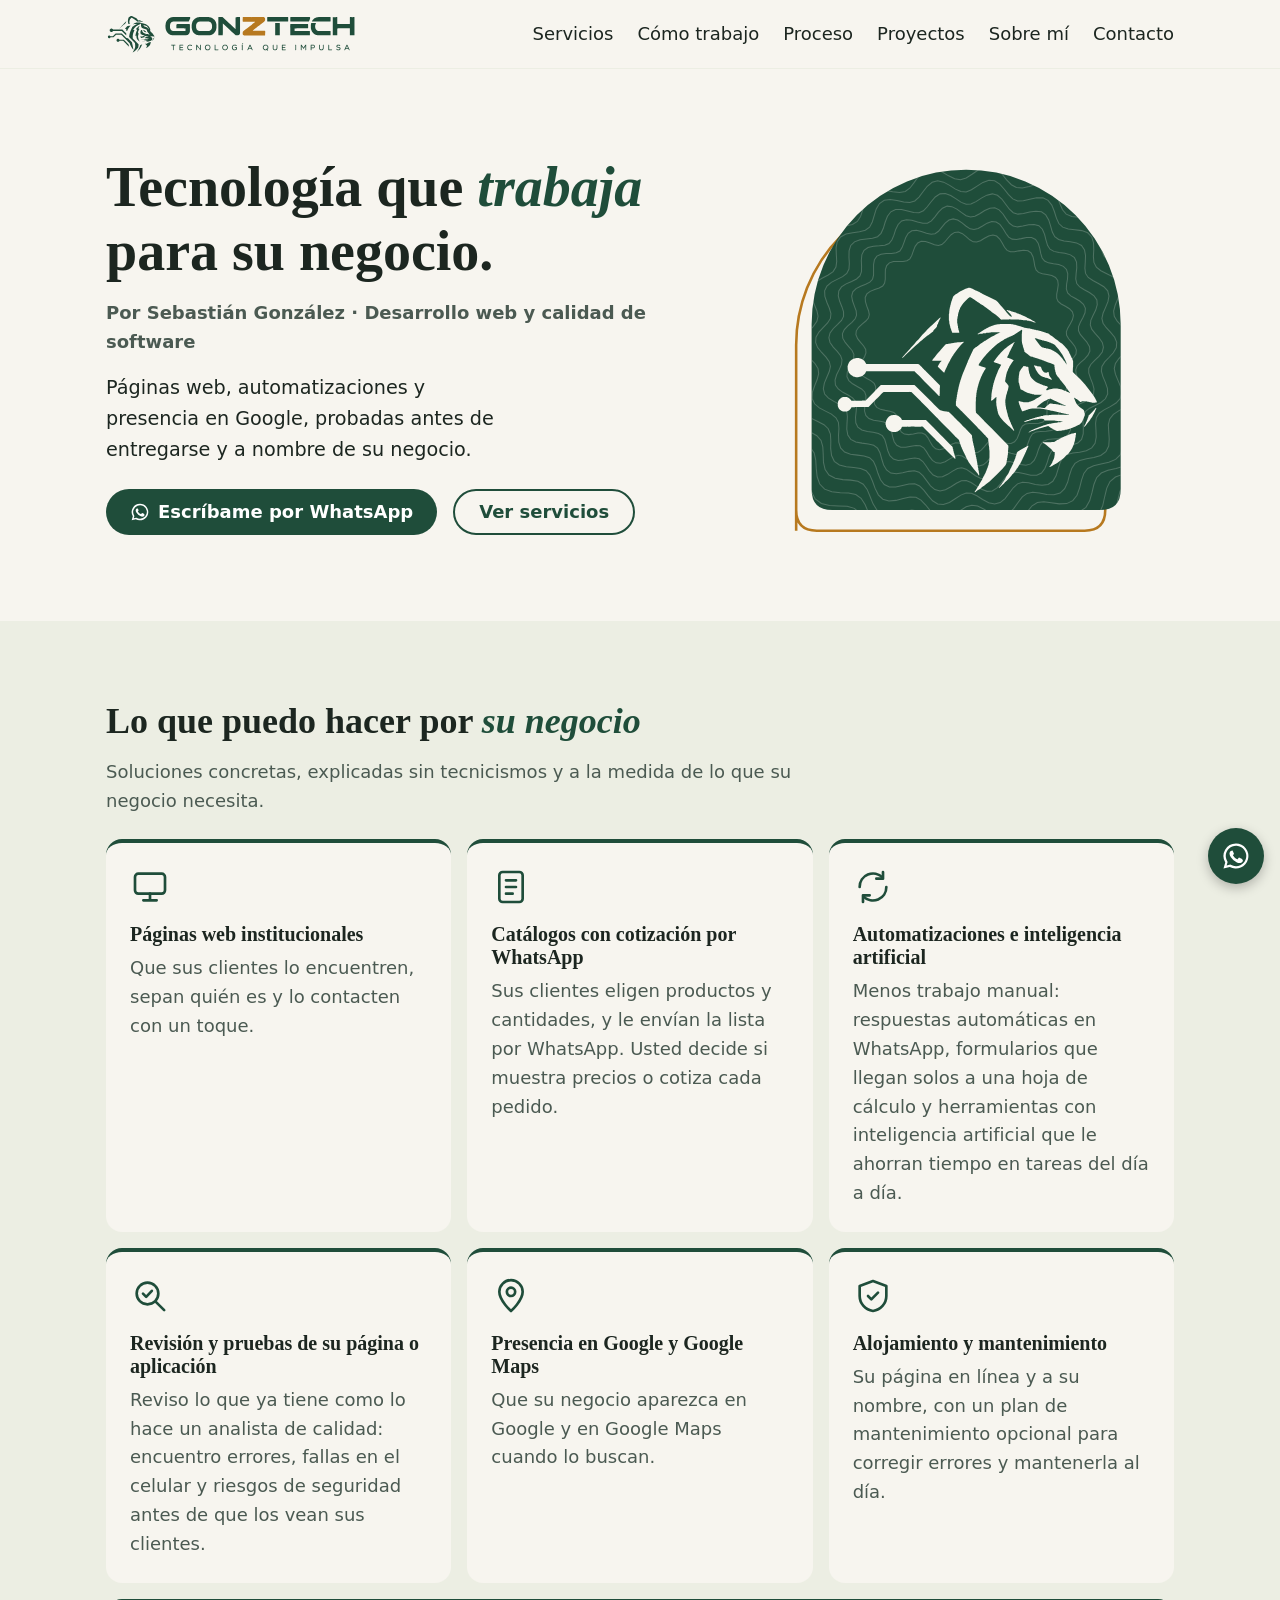
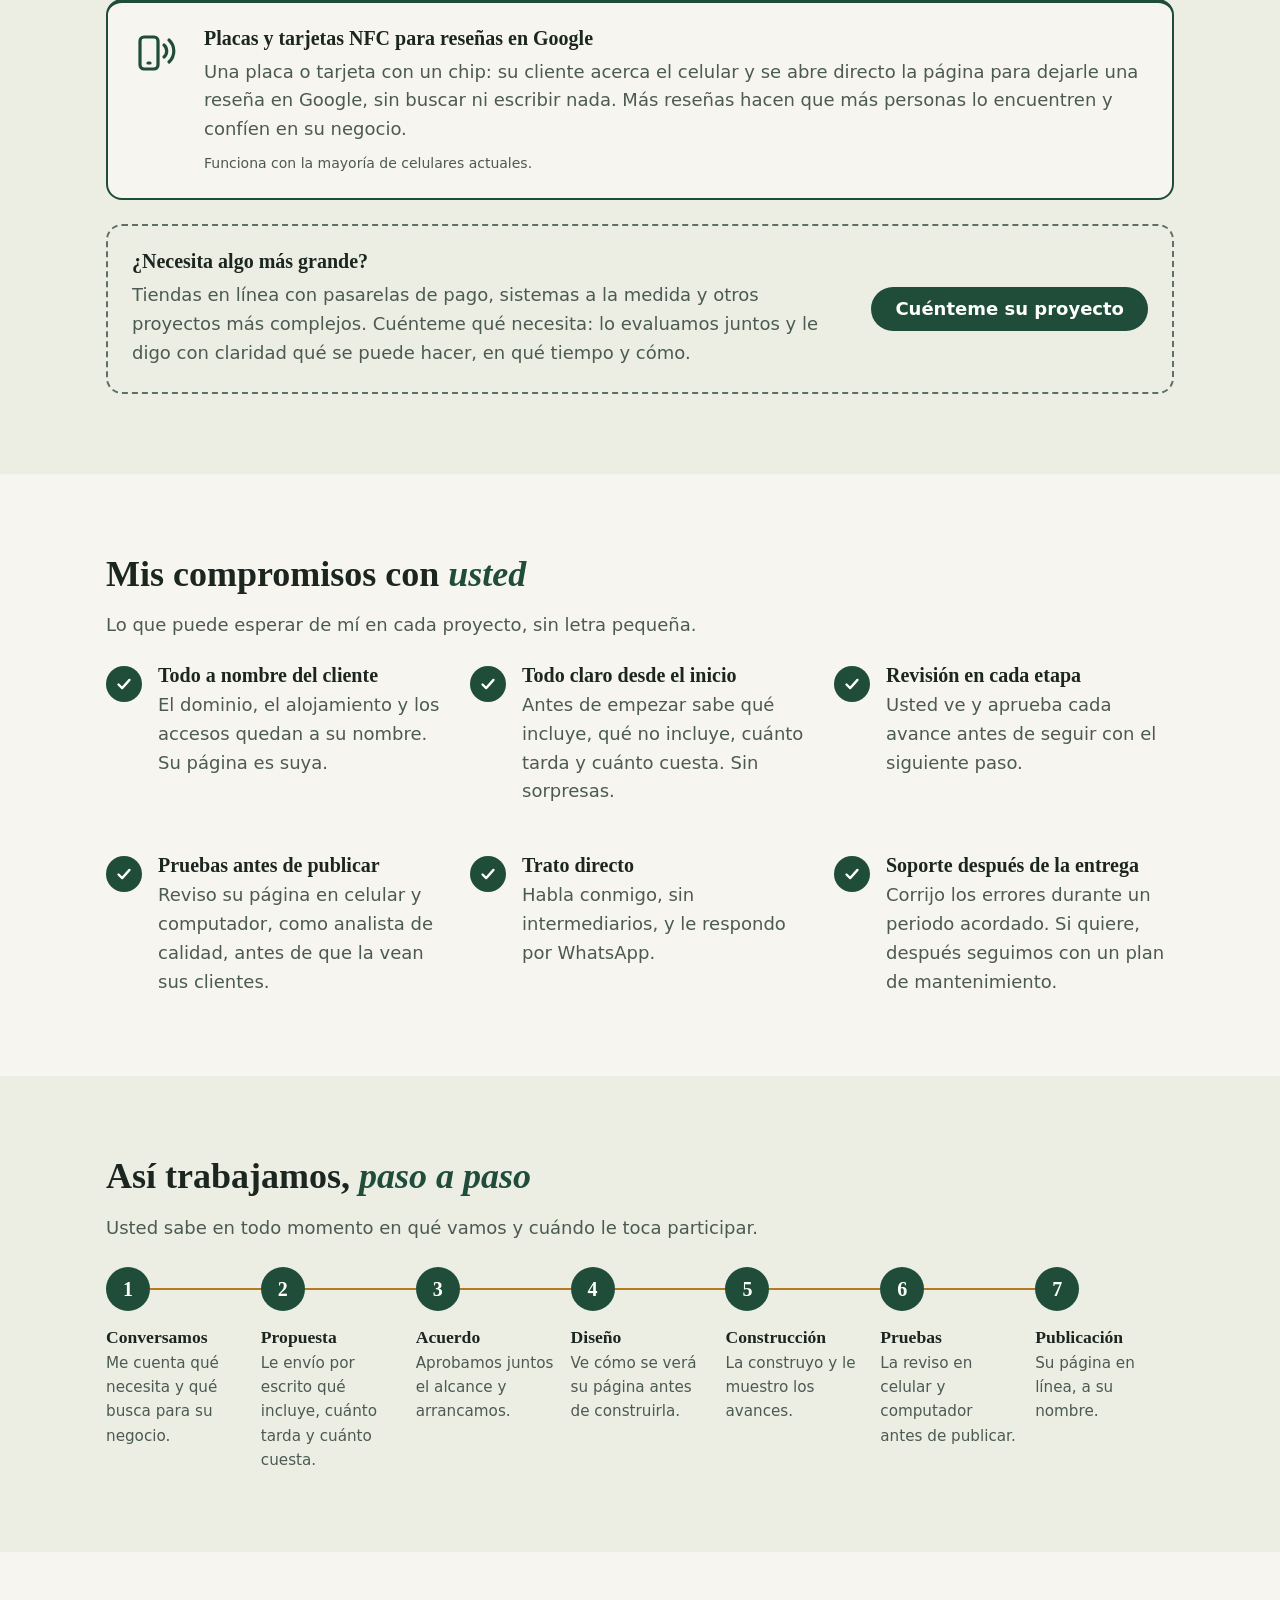
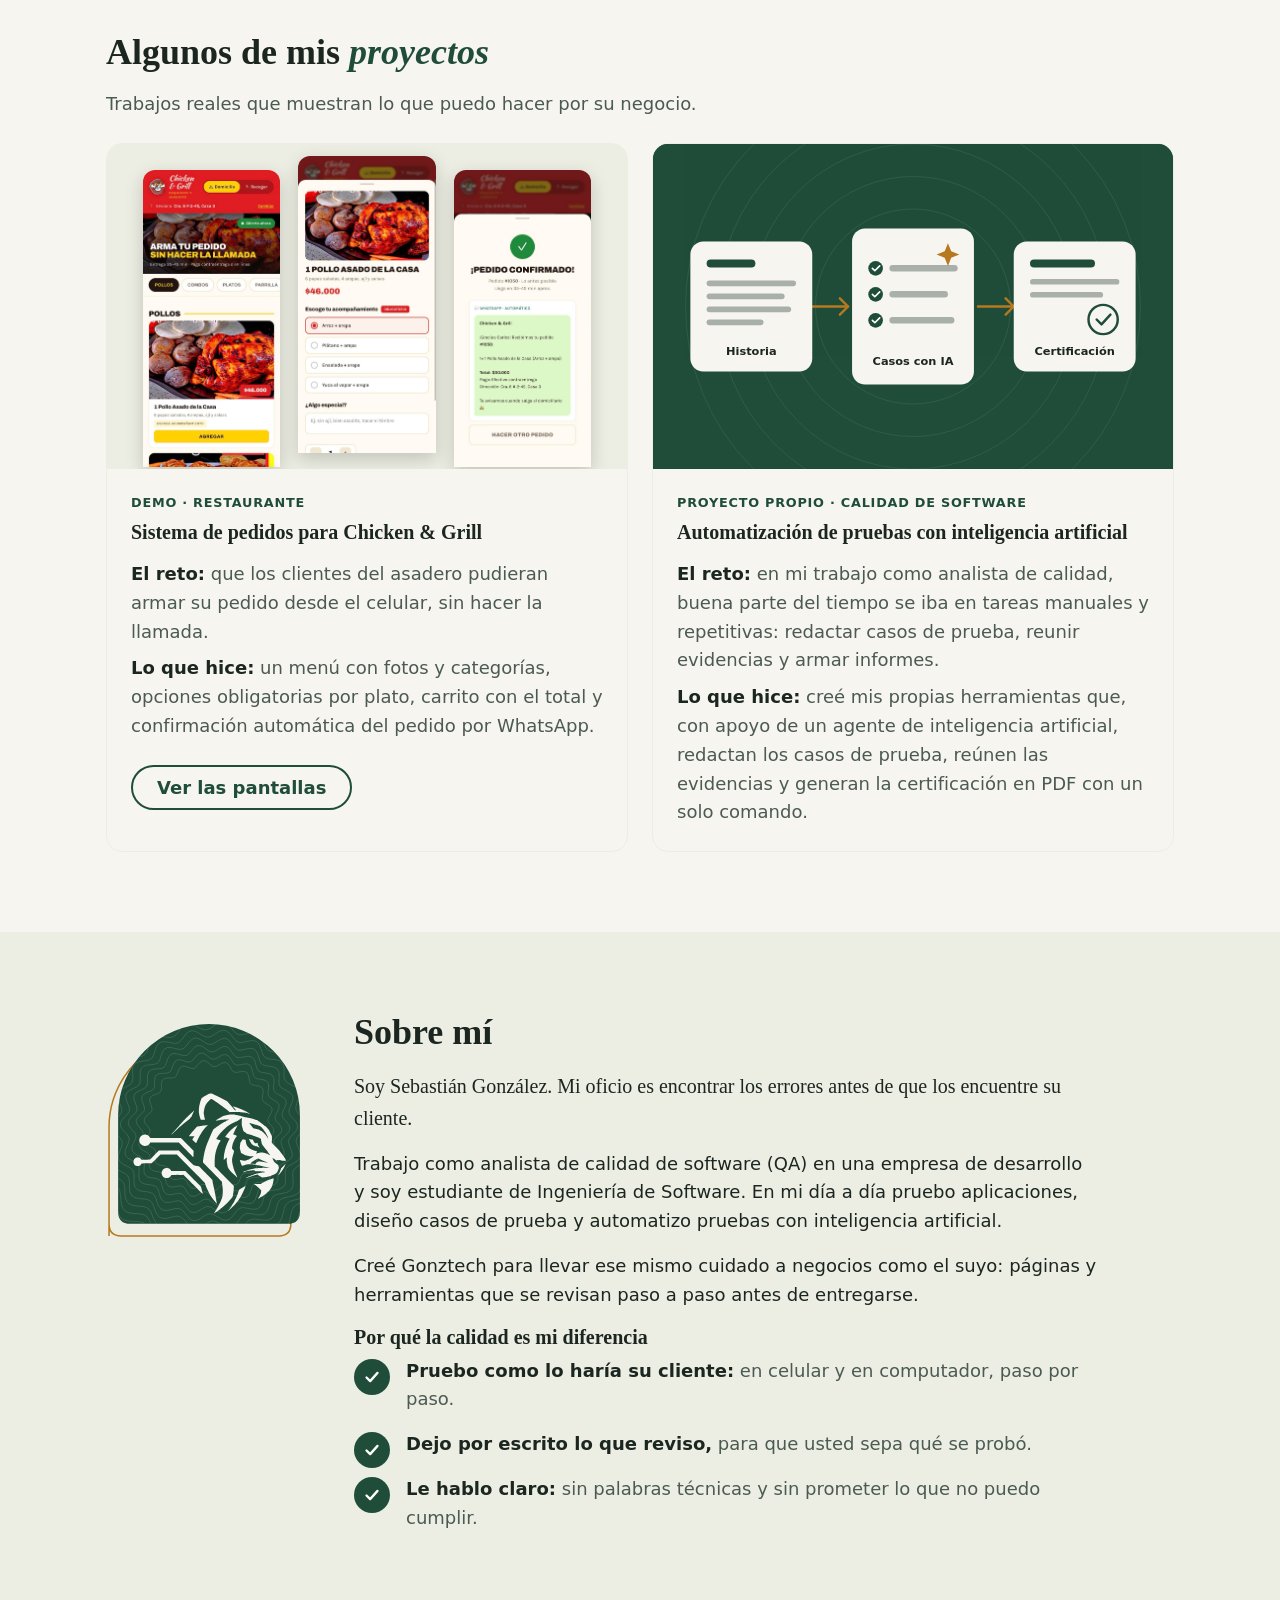
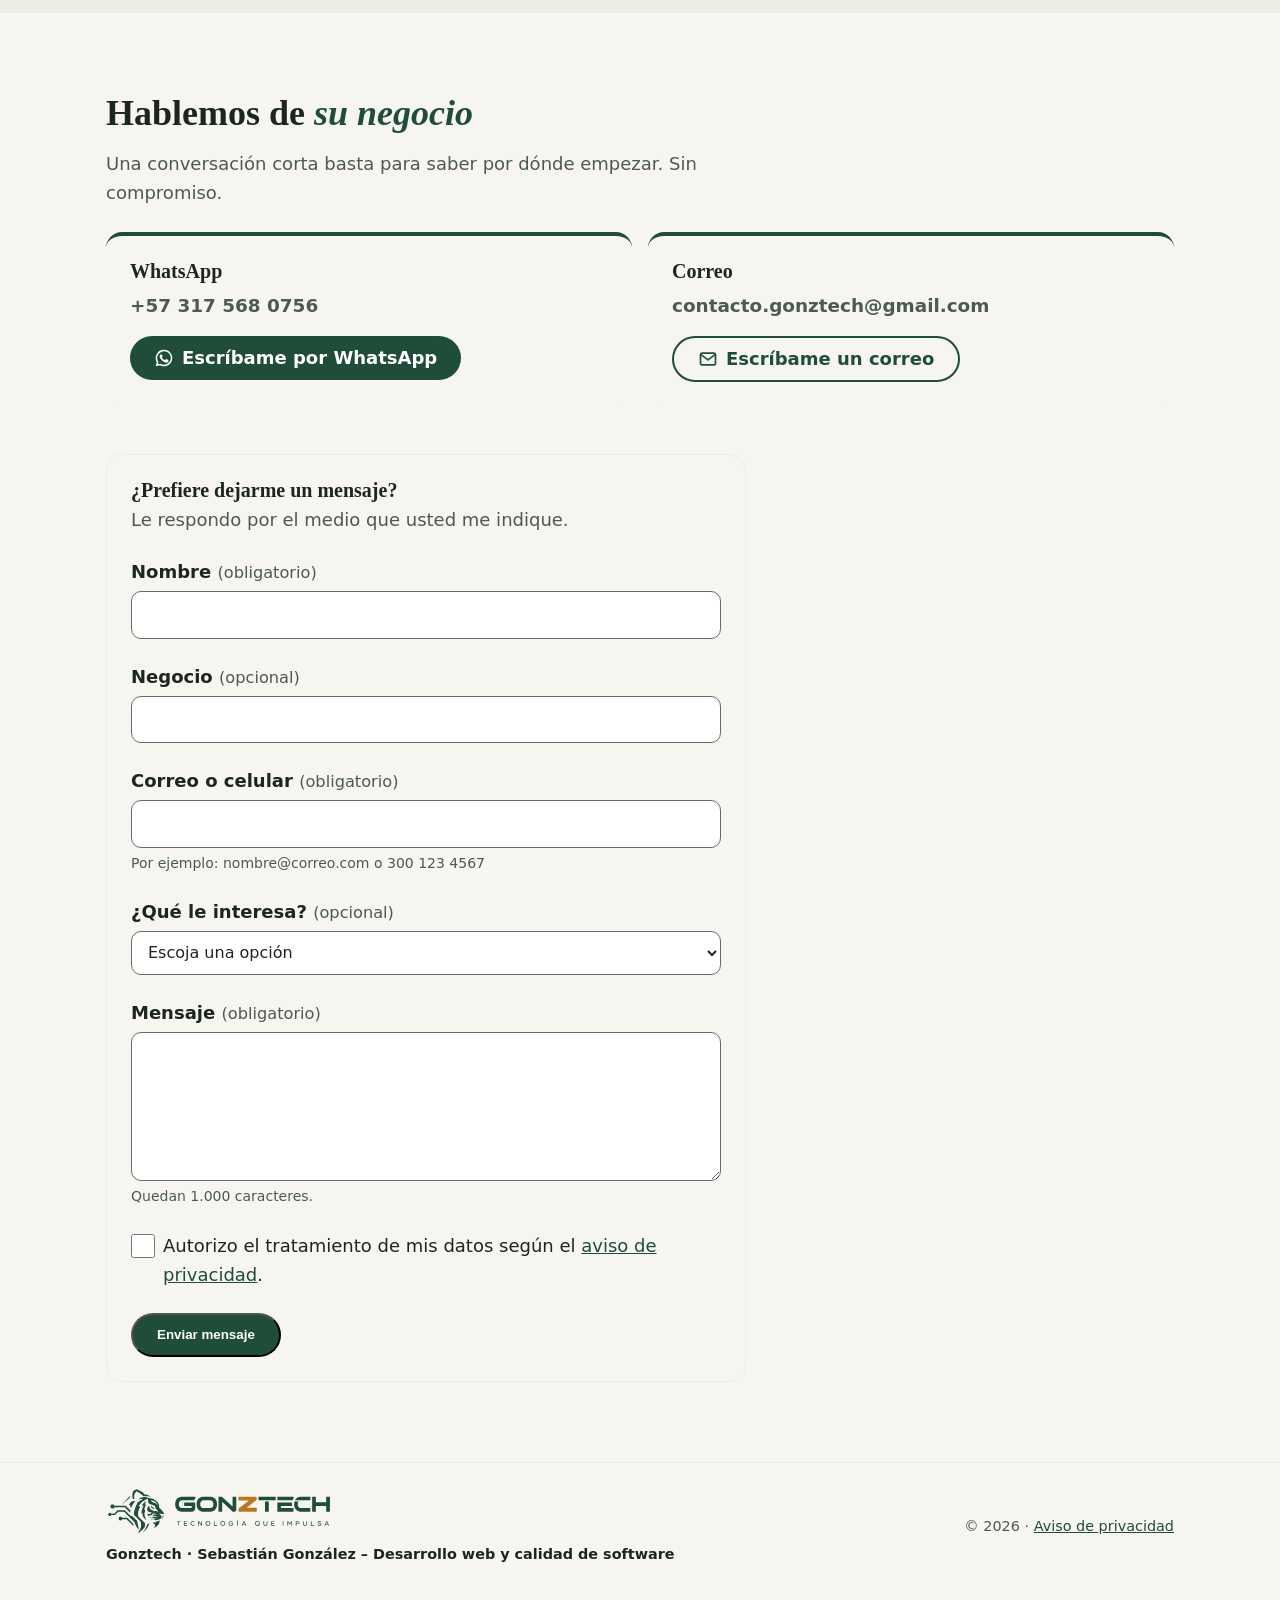
<file: index.html>
<!doctype html>
<!-- lang="es" le dice al navegador y a los lectores de pantalla que la página está en español -->
<html lang="es">
<head>
  <meta charset="utf-8">
  <!-- Sin esta línea, el celular mostraría la página "encogida" como si fuera un computador -->
  <meta name="viewport" content="width=device-width, initial-scale=1">
  <title>Gonztech | Desarrollo web y calidad de software</title>
  <meta name="description" content="Páginas web, automatizaciones y presencia en Google para negocios en Colombia, probadas antes de entregarse y a nombre del cliente.">
  <link rel="icon" href="img/favicon.svg" type="image/svg+xml">
  <!-- Vista previa al compartir por WhatsApp y redes (HU-16). WhatsApp exige direcciones completas.
       Dirección gratis de Netlify (CC-16): si Netlify asigna otro nombre o algún día se compra un dominio,
       se cambian estas dos líneas (og:url y og:image). -->
  <meta property="og:type" content="website">
  <meta property="og:locale" content="es_CO">
  <meta property="og:site_name" content="Gonztech">
  <meta property="og:title" content="Gonztech | Desarrollo web y calidad de software">
  <meta property="og:description" content="Páginas web, automatizaciones y presencia en Google para negocios en Colombia, probadas antes de entregarse y a nombre del cliente.">
  <meta property="og:url" content="https://gonztech.netlify.app/">
  <meta property="og:image" content="https://gonztech.netlify.app/img/vista-previa.png">
  <meta property="og:image:width" content="1200">
  <meta property="og:image:height" content="630">
  <meta property="og:image:alt" content="Logo de Gonztech: tigre con circuitos. Desarrollo web y calidad de software, por Sebastián González">
  <meta name="twitter:card" content="summary_large_image">
  <link rel="stylesheet" href="css/estilos.css">
  <!-- Marca que JavaScript está activo. Va aquí arriba para que el menú no "parpadee" al cargar.
       Si no hay JavaScript, esta clase no existe y el menú se muestra abierto (CA-04.5). -->
  <script>document.documentElement.classList.add('js');</script>
  <!-- defer: el script se descarga en paralelo y se ejecuta cuando el HTML ya está listo -->
  <script src="js/main.js" defer></script>
</head>
<body>
  <!-- CA-00.3: primer elemento al presionar Tab. Permite saltar el menú e ir directo al contenido -->
  <a class="saltar" href="#contenido">Saltar al contenido</a>

  <!-- ===== ENCABEZADO ===== -->
  <header class="encabezado">
    <div class="contenedor encabezado__fila">
      <a class="marca" href="#inicio">
        <!-- alt="" en el tigre porque el nombre va al lado: así el lector de pantalla no lo repite -->
        <img class="marca__logo" src="img/logo-tigre.svg" alt="" width="50" height="40">
        <!-- Nombre y eslogan calcados de la imagen de Sebastián (CC-10). El eslogan solo se ve en computador:
             en celular quedaría de unos 5 px y no se leería. -->
        <span class="marca__texto">
          <img class="marca__nombre" src="img/nombre.svg" alt="Gonztech" width="140" height="16">
          <img class="marca__eslogan" src="img/eslogan.svg" alt="Tecnología que impulsa" width="140" height="9">
        </span>
      </a>
      <!-- MENÚ (HU-04). aria-label da nombre a la navegación para el lector de pantalla -->
      <nav class="navegacion" aria-label="Principal">
        <!-- Botón del menú en celular.
             hidden: sin JavaScript no sirve, así que no se muestra; main.js lo activa.
             aria-expanded: le dice al lector de pantalla si el menú está abierto (true) o cerrado (false).
             aria-controls: indica qué lista abre y cierra este botón. -->
        <button class="menu-boton" type="button" aria-expanded="false" aria-controls="menu" hidden>
          <svg class="menu-boton__icono" viewBox="0 0 24 24" aria-hidden="true" focusable="false">
            <path d="M3 6h18M3 12h18M3 18h18" stroke="currentColor" stroke-width="2" stroke-linecap="round"/>
          </svg>
          Menú
        </button>
        <ul class="menu" id="menu">
          <li><a href="#servicios">Servicios</a></li>
          <li><a href="#como">Cómo trabajo</a></li>
          <li><a href="#proceso">Proceso</a></li>
          <li><a href="#proyectos">Proyectos</a></li>
          <li><a href="#sobre-mi">Sobre mí</a></li>
          <li><a href="#contacto">Contacto</a></li>
        </ul>
      </nav>
    </div>
  </header>

  <!-- tabindex="-1" permite que el enlace "Saltar al contenido" le pase el foco a <main> -->
  <main id="contenido" tabindex="-1">

    <!-- 1. PORTADA (HU-01) · textos revisados con las reglas RC-01 a RC-08 -->
    <section id="inicio" class="seccion portada" aria-labelledby="titulo-inicio">
      <div class="contenedor portada__grid">
        <div class="portada__texto">
          <!-- El título dice el beneficio; el nombre y la línea van justo debajo -->
          <h1 id="titulo-inicio">Tecnología que <em>trabaja</em> para su negocio.</h1>
          <p class="portada__linea">Por Sebastián González · Desarrollo web y calidad de software</p>
          <p class="portada__frase">Páginas web, automatizaciones y presencia en Google, probadas antes de entregarse y a nombre de su negocio.</p>

          <div class="portada__acciones">
            <!-- ENLACE OFICIAL DE WHATSAPP (HU-02). Todos los botones de WhatsApp usan EXACTAMENTE este enlace (CA-02.4):
                   https://wa.me/573175680756?text=Hola%20Sebasti%C3%A1n%2C%20vi%20su%20p%C3%A1gina%20y%20quiero%20hablar%20sobre%20mi%20negocio.
                 - 57 = indicativo de Colombia; 3175680756 = celular sin espacios ni signos.
                 - text = mensaje inicial "codificado": los espacios son %20, la "á" es %C3%A1 y la coma es %2C.
                   Así llegan bien las tildes (CA-02.3).
                 - target="_blank": en computador abre WhatsApp Web en otra pestaña y la página sigue abierta (CA-02.2).
                 - rel="noopener": la pestaña nueva no puede controlar esta página (seguridad, RNF-04). -->
            <a class="boton boton--principal"
               href="https://wa.me/573175680756?text=Hola%20Sebasti%C3%A1n%2C%20vi%20su%20p%C3%A1gina%20y%20quiero%20hablar%20sobre%20mi%20negocio."
               target="_blank" rel="noopener">
              <svg class="boton__icono" viewBox="0 0 24 24" aria-hidden="true" focusable="false"><path d="M12 2a10 10 0 0 0-8.6 15.1L2 22l5-1.3A10 10 0 1 0 12 2Zm0 18.2a8.2 8.2 0 0 1-4.2-1.2l-.3-.2-3 .8.8-2.9-.2-.3A8.2 8.2 0 1 1 12 20.2Zm4.5-6.1c-.2-.1-1.5-.7-1.7-.8-.2-.1-.4-.1-.6.1l-.8 1c-.1.2-.3.2-.5.1a6.7 6.7 0 0 1-3.3-2.9c-.3-.4.2-.4.7-1.3.1-.2 0-.3 0-.4l-.8-1.8c-.2-.5-.4-.4-.6-.4h-.5a1 1 0 0 0-.7.3 3 3 0 0 0-.9 2.2 5.2 5.2 0 0 0 1.1 2.7 11.8 11.8 0 0 0 4.5 4c1.7.7 2.3.8 3.2.6.5-.1 1.5-.6 1.7-1.2.2-.6.2-1.1.2-1.2-.1-.1-.3-.2-.5-.3Z"/></svg>
              Escríbame por WhatsApp
              <!-- No se ve en pantalla, pero el lector de pantalla lo lee -->
              <span class="solo-lector">(se abre en una pestaña nueva)</span>
            </a>
            <a class="boton boton--borde" href="#servicios">Ver servicios</a>
          </div>
        </div>

        <!-- Emblema de identidad en lugar de foto (ADR-007).
             width y height reservan el espacio y evitan que la página "salte" al cargar. -->
        <img class="portada__emblema" src="img/emblema.svg"
             alt="Emblema de Gonztech: tigre con circuitos sobre un arco verde"
             width="264" height="304">
      </div>
    </section>

    <!-- 2. SERVICIOS · HU-05 -->
    <section id="servicios" class="seccion seccion--alterna" aria-labelledby="titulo-servicios">
      <div class="contenedor">
        <h2 id="titulo-servicios">Lo que puedo hacer por <em>su negocio</em></h2>
        <p class="seccion__intro">Soluciones concretas, explicadas sin tecnicismos y a la medida de lo que su negocio necesita.</p>

        <!-- 7 servicios (RF-05, CA-05.1). Es una lista <ul>: el lector de pantalla anuncia "lista de 5 elementos".
             Textos revisados con las reglas: sin precios, sin "nunca se cae", sin promesas de cifras (RC-01, RC-05, RC-07). -->
        <ul class="tarjetas" role="list">
          <li class="tarjeta">
            <!-- Ícono: pantalla de computador -->
            <svg class="tarjeta__icono" viewBox="0 0 24 24" aria-hidden="true" focusable="false"><rect x="3" y="4" width="18" height="12" rx="2"/><path d="M8 20h8M12 16v4"/></svg>
            <h3>Páginas web institucionales</h3>
            <p>Que sus clientes lo encuentren, sepan quién es y lo contacten con un toque.</p>
          </li>
          <li class="tarjeta">
            <!-- Ícono: lista de productos -->
            <svg class="tarjeta__icono" viewBox="0 0 24 24" aria-hidden="true" focusable="false"><rect x="5" y="3" width="14" height="18" rx="2"/><path d="M9 8h6M9 12h6M9 16h4"/></svg>
            <h3>Catálogos con cotización por WhatsApp</h3>
            <p>Sus clientes eligen productos y cantidades, y le envían la lista por WhatsApp. Usted decide si muestra precios o cotiza cada pedido.</p>
          </li>
          <li class="tarjeta">
            <!-- Ícono: flechas en círculo (tareas que se repiten solas) -->
            <svg class="tarjeta__icono" viewBox="0 0 24 24" aria-hidden="true" focusable="false"><path d="M20 12a8 8 0 0 1-13.7 5.7M4 12a8 8 0 0 1 13.7-5.7"/><path d="M18 3v4h-4M6 21v-4h4"/></svg>
            <h3>Automatizaciones e inteligencia artificial</h3>
            <p>Menos trabajo manual: respuestas automáticas en WhatsApp, formularios que llegan solos a una hoja de cálculo y herramientas con inteligencia artificial que le ahorran tiempo en tareas del día a día.</p>
            <!-- Ejemplos confirmados por Sebastián el 29 oct 2026 (CA-05.4, CC-14) -->
          </li>
          <li class="tarjeta">
            <!-- Ícono: lupa con check (revisión de calidad). Es la experiencia de QA de Sebastián. -->
            <svg class="tarjeta__icono" viewBox="0 0 24 24" aria-hidden="true" focusable="false"><circle cx="10.5" cy="10.5" r="6.5"/><path d="m15.5 15.5 5 5"/><path d="m7.8 10.6 1.9 1.9 3.4-3.6"/></svg>
            <h3>Revisión y pruebas de su página o aplicación</h3>
            <p>Reviso lo que ya tiene como lo hace un analista de calidad: encuentro errores, fallas en el celular y riesgos de seguridad antes de que los vean sus clientes.</p>
          </li>
          <li class="tarjeta">
            <!-- Ícono: pin de ubicación -->
            <svg class="tarjeta__icono" viewBox="0 0 24 24" aria-hidden="true" focusable="false"><path d="M12 21s-7-6.2-7-11.5a7 7 0 0 1 14 0C19 14.8 12 21 12 21Z"/><circle cx="12" cy="9.5" r="2.5"/></svg>
            <h3>Presencia en Google y Google Maps</h3>
            <p>Que su negocio aparezca en Google y en Google Maps cuando lo buscan.</p>
          </li>
          <li class="tarjeta">
            <!-- Ícono: escudo con check (página cuidada) -->
            <svg class="tarjeta__icono" viewBox="0 0 24 24" aria-hidden="true" focusable="false"><path d="M12 3 4 6v6c0 4.5 3.4 8.3 8 9 4.6-.7 8-4.5 8-9V6l-8-3Z"/><path d="m9 12 2 2 4-4"/></svg>
            <h3>Alojamiento y mantenimiento</h3>
            <p>Su página en línea y a su nombre, con un plan de mantenimiento opcional para corregir errores y mantenerla al día.</p>
          </li>
          <!-- Tarjeta destacada: ocupa todo el ancho para que la séptima no quede "sola" en su fila -->
          <li class="tarjeta tarjeta--destacada">
            <!-- Ícono: celular con ondas (acercar y listo) -->
            <svg class="tarjeta__icono" viewBox="0 0 24 24" aria-hidden="true" focusable="false"><rect x="4" y="5" width="9" height="16" rx="2"/><path d="M8 18h1"/><path d="M16 9a4 4 0 0 1 0 6M18.5 6.5a7.5 7.5 0 0 1 0 11"/></svg>
            <div>
              <h3>Placas y tarjetas NFC para reseñas en Google</h3>
              <p>Una placa o tarjeta con un chip: su cliente acerca el celular y se abre directo la página para dejarle una reseña en Google, sin buscar ni escribir nada. Más reseñas hacen que más personas lo encuentren y confíen en su negocio.</p>
              <p class="tarjeta__nota">Funciona con la mayoría de celulares actuales.</p>
            </div>
          </li>
        </ul>

        <!-- PROYECTOS MÁS GRANDES (CA-05.5). Abre la puerta sin prometer: cada caso se evalúa.
             No se dice "contamos con un equipo" hasta que esté confirmado (RC-01). -->
        <div class="servicios__mas">
          <div>
            <h3>¿Necesita algo más grande?</h3>
            <p>Tiendas en línea con pasarelas de pago, sistemas a la medida y otros proyectos más complejos. Cuénteme qué necesita: lo evaluamos juntos y le digo con claridad qué se puede hacer, en qué tiempo y cómo.</p>
          </div>
          <a class="boton boton--principal"
             href="https://wa.me/573175680756?text=Hola%20Sebasti%C3%A1n%2C%20vi%20su%20p%C3%A1gina%20y%20quiero%20hablar%20sobre%20mi%20negocio."
             target="_blank" rel="noopener">
            Cuénteme su proyecto
            <span class="solo-lector">por WhatsApp (se abre en una pestaña nueva)</span>
          </a>
        </div>
      </div>
    </section>

    <!-- 3. CÓMO TRABAJO · HU-06 -->
    <section id="como" class="seccion" aria-labelledby="titulo-como">
      <div class="contenedor">
        <h2 id="titulo-como">Mis compromisos con <em>usted</em></h2>
        <p class="seccion__intro">Lo que puede esperar de mí en cada proyecto, sin letra pequeña.</p>

        <!-- 6 compromisos (RF-06, CA-06.1). Son los mismos de la carta de presentación. -->
        <ul class="compromisos" role="list">
          <li class="compromiso">
            <h3>Todo a nombre del cliente</h3>
            <p>El dominio, el alojamiento y los accesos quedan a su nombre. Su página es suya.</p>
          </li>
          <li class="compromiso">
            <h3>Todo claro desde el inicio</h3>
            <p>Antes de empezar sabe qué incluye, qué no incluye, cuánto tarda y cuánto cuesta. Sin sorpresas.</p>
          </li>
          <li class="compromiso">
            <h3>Revisión en cada etapa</h3>
            <p>Usted ve y aprueba cada avance antes de seguir con el siguiente paso.</p>
          </li>
          <li class="compromiso">
            <h3>Pruebas antes de publicar</h3>
            <p>Reviso su página en celular y computador, como analista de calidad, antes de que la vean sus clientes.</p>
          </li>
          <li class="compromiso">
            <h3>Trato directo</h3>
            <p>Habla conmigo, sin intermediarios, y le respondo por WhatsApp.</p>
          </li>
          <li class="compromiso">
            <!-- CA-06.2: el soporte tiene límites claros (RC-06) -->
            <h3>Soporte después de la entrega</h3>
            <p>Corrijo los errores durante un periodo acordado. Si quiere, después seguimos con un plan de mantenimiento.</p>
          </li>
        </ul>
      </div>
    </section>

    <!-- 4. PROCESO · HU-07 -->
    <section id="proceso" class="seccion seccion--alterna" aria-labelledby="titulo-proceso">
      <div class="contenedor">
        <h2 id="titulo-proceso">Así trabajamos, <em>paso a paso</em></h2>
        <p class="seccion__intro">Usted sabe en todo momento en qué vamos y cuándo le toca participar.</p>

        <!-- 7 pasos (RF-07, CA-07.1). <ol> = lista ORDENADA: el lector de pantalla anuncia el número de cada paso (CA-07.3).
             Los números que se ven en los círculos los pone el CSS con un contador. -->
        <!-- role="list": Safari deja de anunciar como lista las que tienen list-style: none; esto lo evita -->
        <ol class="proceso" role="list">
          <li class="paso">
            <h3>Conversamos</h3>
            <p>Me cuenta qué necesita y qué busca para su negocio.</p>
          </li>
          <li class="paso">
            <h3>Propuesta</h3>
            <p>Le envío por escrito qué incluye, cuánto tarda y cuánto cuesta.</p>
          </li>
          <li class="paso">
            <h3>Acuerdo</h3>
            <p>Aprobamos juntos el alcance y arrancamos.</p>
          </li>
          <li class="paso">
            <h3>Diseño</h3>
            <p>Ve cómo se verá su página antes de construirla.</p>
          </li>
          <li class="paso">
            <h3>Construcción</h3>
            <p>La construyo y le muestro los avances.</p>
          </li>
          <li class="paso">
            <h3>Pruebas</h3>
            <p>La reviso en celular y computador antes de publicar.</p>
          </li>
          <li class="paso">
            <h3>Publicación</h3>
            <p>Su página en línea, a su nombre.</p>
          </li>
        </ol>
      </div>
    </section>

    <!-- 5. PROYECTOS · HU-08 y HU-09 -->
    <section id="proyectos" class="seccion" aria-labelledby="titulo-proyectos">
      <div class="contenedor">
        <h2 id="titulo-proyectos">Algunos de mis <em>proyectos</em></h2>
        <p class="seccion__intro">Trabajos reales que muestran lo que puedo hacer por su negocio.</p>

        <!-- Proyectos (RF-08). Cada tarjeta: imagen, título, problema y qué se hizo (CA-08.1).
             Chicken & Grill: permiso del negocio confirmado (RC-04, descubrimiento.md).
             Automatización QA: proyecto propio de Sebastián para automatizar su trabajo; se muestra sin enlace al código (28 oct 2026). -->
        <ul class="proyectos" role="list">
          <li class="proyecto">
            <!-- Tres capturas como pantallas de celular.
                 loading="lazy": la imagen se descarga solo cuando la persona se acerca (CA-08.4). -->
            <div class="proyecto__imagen proyecto__imagen--celulares">
              <img src="img/proyectos/asadero-1-menu.jpg" alt="Menú del sistema de pedidos de Chicken & Grill con categorías, fotos y precios" width="554" height="1200" loading="lazy">
              <img src="img/proyectos/asadero-2-producto.jpg" alt="Detalle de un plato con el acompañamiento obligatorio por escoger" width="554" height="1200" loading="lazy">
              <img src="img/proyectos/asadero-4-whatsapp.jpg" alt="Pedido confirmado con el mensaje automático que llega por WhatsApp" width="554" height="1200" loading="lazy">
            </div>
            <div class="proyecto__texto">
              <p class="proyecto__etiqueta">Demo · Restaurante</p>
              <h3>Sistema de pedidos para Chicken &amp; Grill</h3>
              <p><strong>El reto:</strong> que los clientes del asadero pudieran armar su pedido desde el celular, sin hacer la llamada.</p>
              <p><strong>Lo que hice:</strong> un menú con fotos y categorías, opciones obligatorias por plato, carrito con el total y confirmación automática del pedido por WhatsApp.</p>
              <!-- HU-09: abre el detalle en una pestaña nueva (CA-09.1); rel="noopener" por seguridad (CA-09.2) -->
              <a class="boton boton--borde" href="proyecto-chicken-grill.html" target="_blank" rel="noopener">
                Ver las pantallas
                <span class="solo-lector">del sistema de pedidos (se abre en una pestaña nueva)</span>
              </a>
            </div>
          </li>
          <li class="proyecto">
            <div class="proyecto__imagen">
              <img src="img/proyectos/automatizacion-qa.svg" alt="Ilustración del flujo: historia de usuario, casos de prueba generados con inteligencia artificial y certificación en PDF" width="640" height="400" loading="lazy">
            </div>
            <div class="proyecto__texto">
              <p class="proyecto__etiqueta">Proyecto propio · Calidad de software</p>
              <h3>Automatización de pruebas con inteligencia artificial</h3>
              <p><strong>El reto:</strong> en mi trabajo como analista de calidad, buena parte del tiempo se iba en tareas manuales y repetitivas: redactar casos de prueba, reunir evidencias y armar informes.</p>
              <p><strong>Lo que hice:</strong> creé mis propias herramientas que, con apoyo de un agente de inteligencia artificial, redactan los casos de prueba, reúnen las evidencias y generan la certificación en PDF con un solo comando.</p>
            </div>
          </li>
        </ul>
      </div>
    </section>

    <!-- 6. SOBRE MÍ · HU-10 -->
    <section id="sobre-mi" class="seccion seccion--alterna" aria-labelledby="titulo-sobre-mi">
      <div class="contenedor">
        <!-- Emblema pequeño, como firma: en celular va encima del texto y en computador a la izquierda.
             Se usa el mismo archivo de la portada, así el navegador no lo descarga dos veces (CA-10.1, CA-10.3). -->
        <div class="sobre-mi">
          <img class="sobre-mi__emblema" src="img/emblema.svg"
               alt="Emblema de Gonztech: tigre con circuitos sobre un arco verde"
               width="264" height="304" loading="lazy">

          <div>
            <h2 id="titulo-sobre-mi">Sobre mí</h2>
            <!-- Textos aprobados por Sebastián. RC-01: sin cifras inventadas · RC-02: "estudiante", no "ingeniero" · RC-03: sin nombrar al empleador -->
            <p class="sobre-mi__entrada">Soy Sebastián González. Mi oficio es encontrar los errores antes de que los encuentre su cliente.</p>
            <p>Trabajo como analista de calidad de software (QA) en una empresa de desarrollo y soy estudiante de Ingeniería de Software. En mi día a día pruebo aplicaciones, diseño casos de prueba y automatizo pruebas con inteligencia artificial.</p>
            <p>Creé Gonztech para llevar ese mismo cuidado a negocios como el suyo: páginas y herramientas que se revisan paso a paso antes de entregarse.</p>

            <h3 class="titulo-pequeno">Por qué la calidad es mi diferencia</h3>
            <!-- Reutiliza el estilo de los compromisos (círculo con check) -->
            <ul class="sobre-mi__lista" role="list">
              <li class="compromiso"><p><strong>Pruebo como lo haría su cliente:</strong> en celular y en computador, paso por paso.</p></li>
              <li class="compromiso"><p><strong>Dejo por escrito lo que reviso,</strong> para que usted sepa qué se probó.</p></li>
              <li class="compromiso"><p><strong>Le hablo claro:</strong> sin palabras técnicas y sin prometer lo que no puedo cumplir.</p></li>
            </ul>
          </div>
        </div>
      </div>
    </section>

    <!-- 7. CONTACTO · HU-11 a HU-13 -->
    <section id="contacto" class="seccion" aria-labelledby="titulo-contacto">
      <div class="contenedor">
        <h2 id="titulo-contacto">Hablemos de <em>su negocio</em></h2>
        <!-- CC-04: frase que baja la barrera para escribir -->
        <p class="seccion__intro">Una conversación corta basta para saber por dónde empezar. Sin compromiso.</p>

        <!-- HU-11. El número y el correo van también como texto normal, para poder copiarlos (CA-11.3) -->
        <ul class="contacto__medios" role="list">
          <li class="tarjeta contacto__medio">
            <h3>WhatsApp</h3>
            <p class="contacto__dato">+57 317 568 0756</p>
            <!-- Mismo ENLACE OFICIAL de WhatsApp que el resto de la página (CA-02.4, CA-11.2) -->
            <a class="boton boton--principal"
               href="https://wa.me/573175680756?text=Hola%20Sebasti%C3%A1n%2C%20vi%20su%20p%C3%A1gina%20y%20quiero%20hablar%20sobre%20mi%20negocio."
               target="_blank" rel="noopener">
              <svg class="boton__icono" viewBox="0 0 24 24" aria-hidden="true" focusable="false"><path d="M12 2a10 10 0 0 0-8.6 15.1L2 22l5-1.3A10 10 0 1 0 12 2Zm0 18.2a8.2 8.2 0 0 1-4.2-1.2l-.3-.2-3 .8.8-2.9-.2-.3A8.2 8.2 0 1 1 12 20.2Zm4.5-6.1c-.2-.1-1.5-.7-1.7-.8-.2-.1-.4-.1-.6.1l-.8 1c-.1.2-.3.2-.5.1a6.7 6.7 0 0 1-3.3-2.9c-.3-.4.2-.4.7-1.3.1-.2 0-.3 0-.4l-.8-1.8c-.2-.5-.4-.4-.6-.4h-.5a1 1 0 0 0-.7.3 3 3 0 0 0-.9 2.2 5.2 5.2 0 0 0 1.1 2.7 11.8 11.8 0 0 0 4.5 4c1.7.7 2.3.8 3.2.6.5-.1 1.5-.6 1.7-1.2.2-.6.2-1.1.2-1.2-.1-.1-.3-.2-.5-.3Z"/></svg>
              Escríbame por WhatsApp
              <span class="solo-lector">(se abre en una pestaña nueva)</span>
            </a>
          </li>
          <li class="tarjeta contacto__medio">
            <h3>Correo</h3>
            <!-- Correo de la marca (CC-12). Si cambia (por ejemplo a contacto@gonztech.co en la Fase 7),
                 se reemplaza aquí en los DOS lugares: el texto y el href. -->
            <p class="contacto__dato">contacto.gonztech@gmail.com</p>
            <!-- mailto: abre la aplicación de correo con el destinatario y el asunto ya escritos (CA-11.1).
                 En el asunto, %20 es un espacio y %C3%A1 es la "á" -->
            <a class="boton boton--borde"
               href="mailto:contacto.gonztech@gmail.com?subject=Consulta%20desde%20la%20p%C3%A1gina%20Gonztech">
              <svg class="boton__icono" viewBox="0 0 24 24" aria-hidden="true" focusable="false"><rect x="3" y="5" width="18" height="14" rx="2" fill="none" stroke="currentColor" stroke-width="2"/><path d="m4 7 8 6 8-6" fill="none" stroke="currentColor" stroke-width="2" stroke-linecap="round" stroke-linejoin="round"/></svg>
              Escríbame un correo
            </a>
          </li>
        </ul>

        <!-- ===== FORMULARIO · HU-12 y HU-13 (contrato en docs/arquitectura.md §5) =====
             - data-netlify="true": Netlify Forms recibe los datos y avisa por correo (ADR-003).
             - netlify-honeypot: nombre del campo trampa contra robots (CA-12.7).
             - action="gracias.html": página de confirmación si el JavaScript no funciona.
             - Sin JavaScript, el navegador valida con required y maxlength (capa 1).
               Con JavaScript, main.js pone novalidate y muestra mensajes propios en español (capa 2). -->
        <div class="formulario-caja">
          <h3 id="titulo-formulario">¿Prefiere dejarme un mensaje?</h3>
          <p class="formulario__intro">Le respondo por el medio que usted me indique.</p>

          <form class="formulario" id="formulario" name="contacto" method="POST" action="gracias.html"
                data-netlify="true" netlify-honeypot="bot-field" aria-labelledby="titulo-formulario">
            <!-- Netlify necesita saber el nombre del formulario también cuando se envía con JavaScript -->
            <input type="hidden" name="form-name" value="contacto">

            <!-- Campo trampa: las personas no lo ven ni lo oyen; los robots lo llenan y el mensaje se descarta -->
            <p class="trampa" aria-hidden="true">
              <label>No llene este campo <input name="bot-field" tabindex="-1" autocomplete="off"></label>
            </p>

            <div class="campo">
              <label for="nombre">Nombre <span class="campo__nota">(obligatorio)</span></label>
              <input id="nombre" name="nombre" type="text" required minlength="2" maxlength="80"
                     autocomplete="name" aria-describedby="error-nombre">
              <p class="campo__error" id="error-nombre" hidden></p>
            </div>

            <div class="campo">
              <label for="negocio">Negocio <span class="campo__nota">(opcional)</span></label>
              <input id="negocio" name="negocio" type="text" maxlength="100" autocomplete="organization">
            </div>

            <div class="campo">
              <!-- El id es medio-contacto y no contacto: ese id ya es de la sección y la etiqueta quedaría sin asociar (DEF-03) -->
              <label for="medio-contacto">Correo o celular <span class="campo__nota">(obligatorio)</span></label>
              <!-- inputmode="email" muestra el teclado con @ en el celular, sin impedir escribir un número -->
              <input id="medio-contacto" name="contacto" type="text" required maxlength="100" inputmode="email"
                     autocomplete="email" aria-describedby="ayuda-contacto error-contacto">
              <p class="campo__ayuda" id="ayuda-contacto">Por ejemplo: nombre@correo.com o 300 123 4567</p>
              <p class="campo__error" id="error-contacto" hidden></p>
            </div>

            <!-- CC-07: opcional. Ayuda a Sebastián a saber de qué le van a hablar antes de responder -->
            <div class="campo">
              <label for="interes">¿Qué le interesa? <span class="campo__nota">(opcional)</span></label>
              <select id="interes" name="interes">
                <option value="">Escoja una opción</option>
                <option>Páginas web institucionales</option>
                <option>Catálogo con cotización por WhatsApp</option>
                <option>Automatizaciones e inteligencia artificial</option>
                <option>Revisión y pruebas de su página o aplicación</option>
                <option>Presencia en Google y Google Maps</option>
                <option>Alojamiento y mantenimiento</option>
                <option>Placas y tarjetas NFC para reseñas</option>
                <option>Algo más grande</option>
                <option>No estoy seguro todavía</option>
              </select>
            </div>

            <div class="campo">
              <label for="mensaje">Mensaje <span class="campo__nota">(obligatorio)</span></label>
              <!-- maxlength="1000": el navegador no deja escribir más (CA-12.4) -->
              <textarea id="mensaje" name="mensaje" rows="5" required minlength="10" maxlength="1000"
                        aria-describedby="contador-mensaje error-mensaje"></textarea>
              <p class="campo__ayuda" id="contador-mensaje">Máximo 1.000 caracteres.</p>
              <p class="campo__error" id="error-mensaje" hidden></p>
            </div>

            <!-- HU-13: la casilla viene SIN marcar (CA-13.2). El aviso abre en otra pestaña para no perder lo escrito (CA-13.3) -->
            <div class="campo campo--casilla">
              <input id="autorizacion" name="autorizacion" type="checkbox" value="sí" required
                     aria-describedby="error-autorizacion">
              <label for="autorizacion">Autorizo el tratamiento de mis datos según el
                <a href="privacidad.html" target="_blank" rel="noopener">aviso de privacidad<span class="solo-lector"> (se abre en una pestaña nueva)</span></a>.
              </label>
              <p class="campo__error" id="error-autorizacion" hidden></p>
            </div>

            <button class="boton boton--principal formulario__enviar" type="submit">Enviar mensaje</button>

            <!-- Aquí aparece el resultado del envío. role="status" hace que el lector de pantalla lo lea (CA-12.8) -->
            <div class="formulario__estado" id="estado-formulario" role="status" aria-live="polite"></div>
          </form>
        </div>
      </div>
    </section>
  </main>

  <!-- ===== PIE DE PÁGINA · HU-15 ===== -->
  <footer class="pie">
    <div class="contenedor pie__fila">
      <!-- Logo completo, como en la imagen de Sebastián: tigre, nombre y eslogan (CC-10) -->
      <div class="pie__marca">
        <div class="pie__logo">
          <img src="img/logo-tigre.svg" alt="" width="60" height="48">
          <span class="pie__logo-texto">
            <img src="img/nombre.svg" alt="Gonztech" width="158" height="18">
            <img src="img/eslogan.svg" alt="Tecnología que impulsa" width="158" height="10">
          </span>
        </div>
        <p>Gonztech · Sebastián González – Desarrollo web y calidad de software</p>
      </div>
      <p class="pie__legal">
        <!-- "2026" es el respaldo si no hay JavaScript; main.js lo cambia por el año actual (CA-15.2) -->
        © <span id="anio">2026</span> ·
        <a href="privacidad.html">Aviso de privacidad</a>
      </p>
    </div>
  </footer>

  <!-- BOTÓN FLOTANTE DE WHATSAPP (HU-03). Usa el ENLACE OFICIAL de la HU-02 (CA-02.4).
       aria-label: como el botón solo tiene un ícono, esto es lo que dice el lector de pantalla (CA-03.3).
       main.js lo esconde cuando la persona llega a Contacto o al pie, donde ya están los datos (CA-03.2). -->
  <a class="whatsapp-flotante"
     href="https://wa.me/573175680756?text=Hola%20Sebasti%C3%A1n%2C%20vi%20su%20p%C3%A1gina%20y%20quiero%20hablar%20sobre%20mi%20negocio."
     target="_blank" rel="noopener"
     aria-label="Escribir por WhatsApp (se abre en una pestaña nueva)">
    <svg viewBox="0 0 24 24" aria-hidden="true" focusable="false"><path d="M12 2a10 10 0 0 0-8.6 15.1L2 22l5-1.3A10 10 0 1 0 12 2Zm0 18.2a8.2 8.2 0 0 1-4.2-1.2l-.3-.2-3 .8.8-2.9-.2-.3A8.2 8.2 0 1 1 12 20.2Zm4.5-6.1c-.2-.1-1.5-.7-1.7-.8-.2-.1-.4-.1-.6.1l-.8 1c-.1.2-.3.2-.5.1a6.7 6.7 0 0 1-3.3-2.9c-.3-.4.2-.4.7-1.3.1-.2 0-.3 0-.4l-.8-1.8c-.2-.5-.4-.4-.6-.4h-.5a1 1 0 0 0-.7.3 3 3 0 0 0-.9 2.2 5.2 5.2 0 0 0 1.1 2.7 11.8 11.8 0 0 0 4.5 4c1.7.7 2.3.8 3.2.6.5-.1 1.5-.6 1.7-1.2.2-.6.2-1.1.2-1.2-.1-.1-.3-.2-.5-.3Z"/></svg>
  </a>
</body>
</html>
</file>
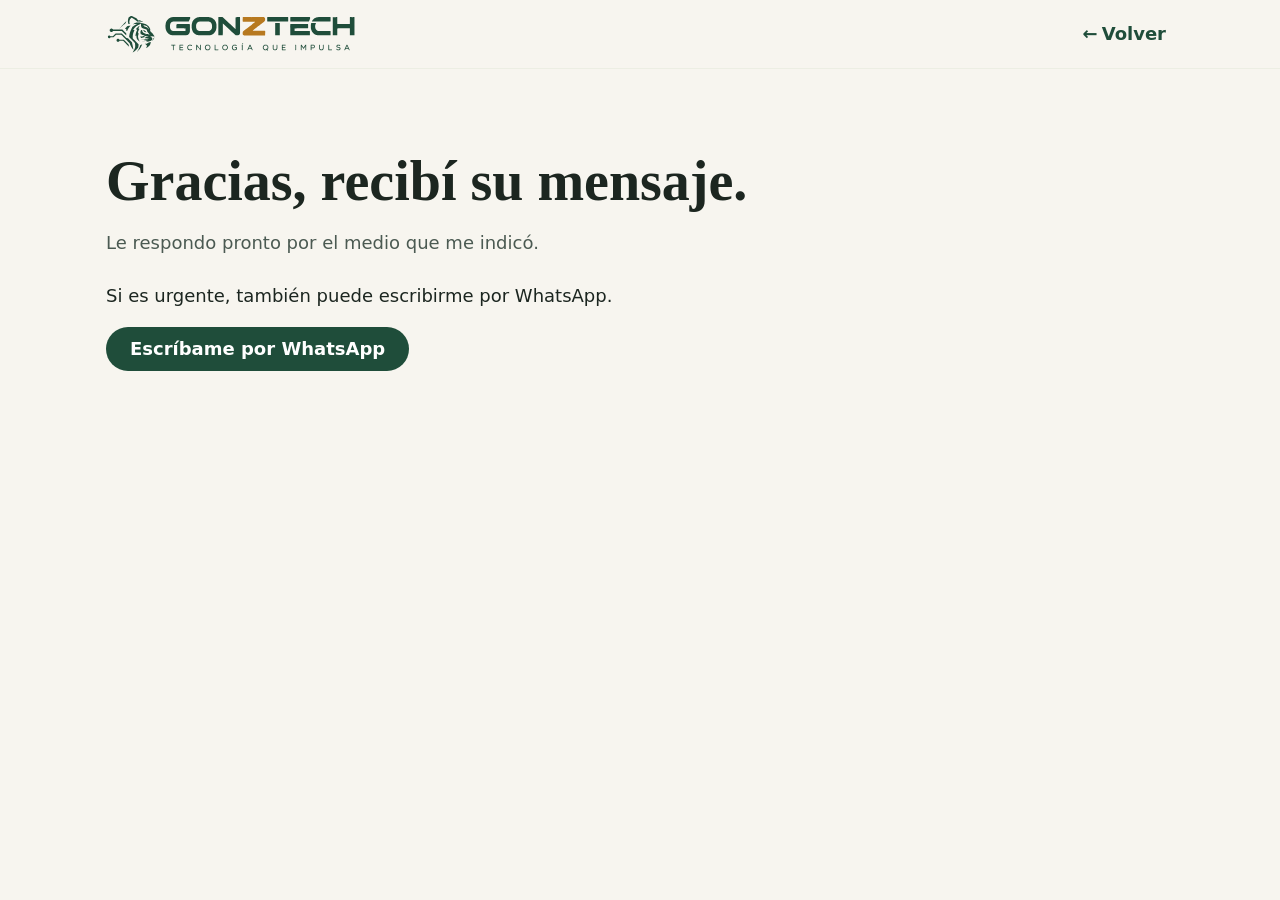
<file: gracias.html>
<!doctype html>
<html lang="es">
<head>
  <meta charset="utf-8">
  <meta name="viewport" content="width=device-width, initial-scale=1">
  <title>Mensaje recibido – Gonztech</title>
  <!-- Página de confirmación: no tiene sentido que aparezca en Google -->
  <meta name="robots" content="noindex">
  <link rel="icon" href="img/favicon.svg" type="image/svg+xml">
  <link rel="stylesheet" href="css/estilos.css">
</head>
<body>
  <!-- Confirmación del formulario cuando se envía SIN JavaScript (HU-12, arquitectura.md §2).
       Con JavaScript, el mensaje de confirmación aparece dentro de la misma página. -->
  <a class="saltar" href="#contenido">Saltar al contenido</a>

  <header class="encabezado">
    <div class="contenedor encabezado__fila">
      <a class="marca" href="index.html">
        <img class="marca__logo" src="img/logo-tigre.svg" alt="" width="50" height="40">
        <span class="marca__texto">
          <img class="marca__nombre" src="img/nombre.svg" alt="Gonztech" width="140" height="16">
          <img class="marca__eslogan" src="img/eslogan.svg" alt="Tecnología que impulsa" width="140" height="9">
        </span>
      </a>
      <a class="enlace-volver" href="index.html"><span aria-hidden="true">←</span> Volver<span class="solo-lector"> al inicio</span></a>
    </div>
  </header>

  <main id="contenido" class="seccion" tabindex="-1">
    <div class="contenedor">
      <h1>Gracias, recibí su mensaje.</h1>
      <p class="seccion__intro">Le respondo pronto por el medio que me indicó.</p>
      <p>Si es urgente, también puede escribirme por WhatsApp.</p>
      <a class="boton boton--principal"
         href="https://wa.me/573175680756?text=Hola%20Sebasti%C3%A1n%2C%20vi%20su%20p%C3%A1gina%20y%20quiero%20hablar%20sobre%20mi%20negocio."
         target="_blank" rel="noopener">
        Escríbame por WhatsApp
        <span class="solo-lector">(se abre en una pestaña nueva)</span>
      </a>
    </div>
  </main>
</body>
</html>
</file>
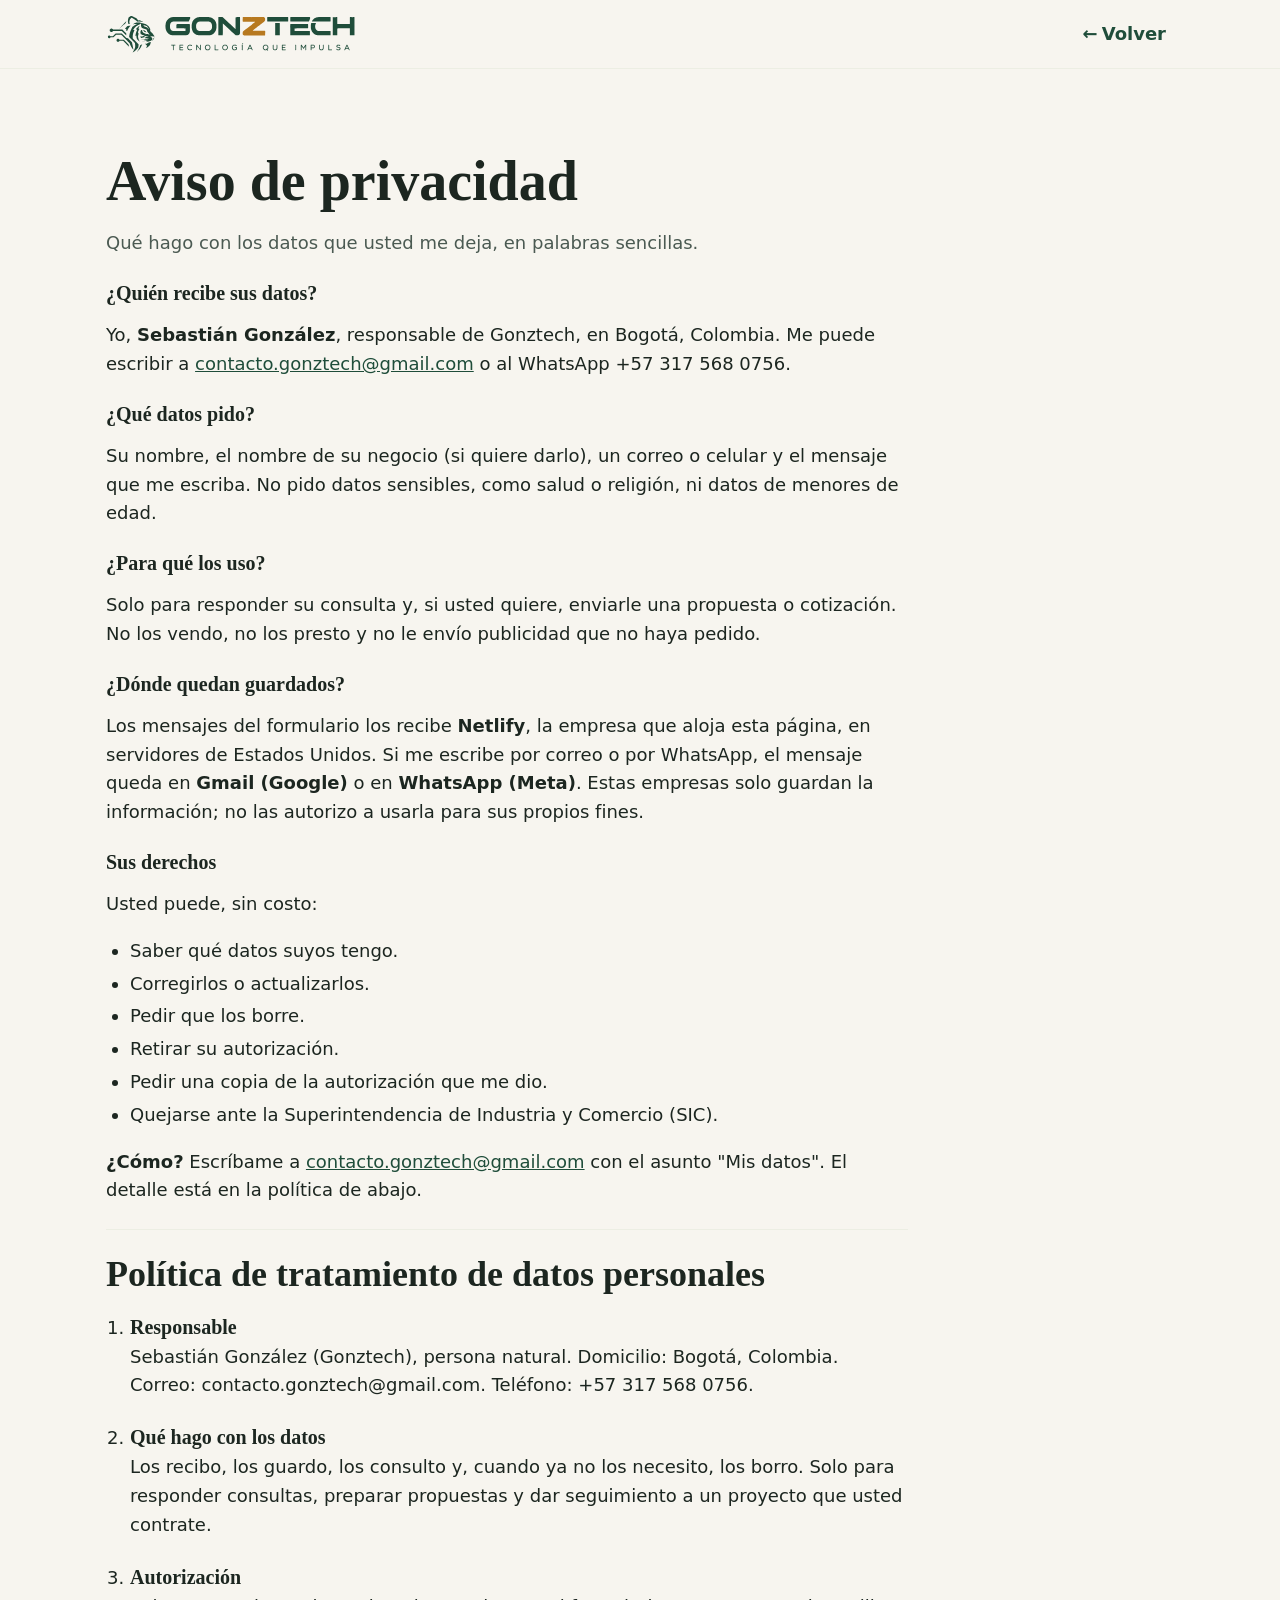
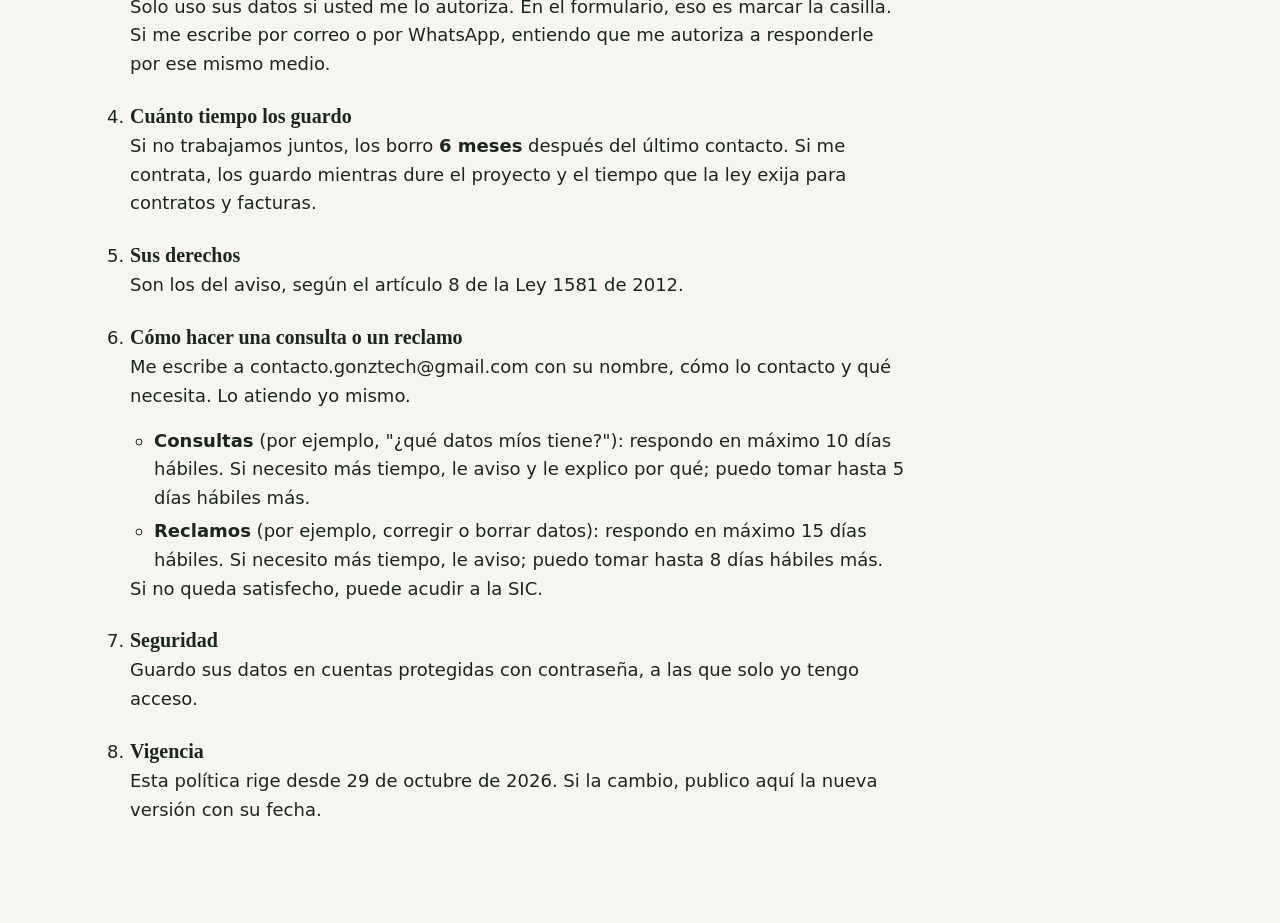
<file: privacidad.html>
<!doctype html>
<html lang="es">
<head>
  <meta charset="utf-8">
  <meta name="viewport" content="width=device-width, initial-scale=1">
  <title>Aviso de privacidad – Gonztech</title>
  <meta name="description" content="Qué hace Sebastián González (Gonztech) con los datos que usted deja en la página, sus derechos y cómo ejercerlos.">
  <link rel="icon" href="img/favicon.svg" type="image/svg+xml">
  <link rel="stylesheet" href="css/estilos.css">
</head>
<body>
  <!-- Aviso de privacidad (HU-14) y política de tratamiento de datos (CC-08), según la Ley 1581 de 2012
       y el Decreto 1377 de 2013. Texto aprobado por Sebastián; pendiente revisión de un abogado (Fase 7). -->
  <a class="saltar" href="#contenido">Saltar al contenido</a>

  <header class="encabezado">
    <div class="contenedor encabezado__fila">
      <a class="marca" href="index.html">
        <img class="marca__logo" src="img/logo-tigre.svg" alt="" width="50" height="40">
        <!-- Nombre y eslogan calcados de la imagen de Sebastián (CC-10). El eslogan solo se ve en computador:
             en celular quedaría de unos 5 px y no se leería. -->
        <span class="marca__texto">
          <img class="marca__nombre" src="img/nombre.svg" alt="Gonztech" width="140" height="16">
          <img class="marca__eslogan" src="img/eslogan.svg" alt="Tecnología que impulsa" width="140" height="9">
        </span>
      </a>
      <a class="enlace-volver" href="index.html"><span aria-hidden="true">←</span> Volver<span class="solo-lector"> al inicio</span></a>
    </div>
  </header>

  <main id="contenido" class="seccion" tabindex="-1">
    <div class="contenedor legal">
      <h1>Aviso de privacidad</h1>
      <p class="seccion__intro">Qué hago con los datos que usted me deja, en palabras sencillas.</p>

      <!-- AVISO (CA-14.1): responsable, finalidad, derechos y cómo ejercerlos -->
      <section aria-labelledby="t-quien">
        <h2 id="t-quien">¿Quién recibe sus datos?</h2>
        <p>Yo, <strong>Sebastián González</strong>, responsable de Gonztech, en Bogotá, Colombia. Me puede escribir a
          <a href="mailto:contacto.gonztech@gmail.com">contacto.gonztech@gmail.com</a> o al WhatsApp +57 317 568 0756.</p>
      </section>

      <section aria-labelledby="t-que">
        <h2 id="t-que">¿Qué datos pido?</h2>
        <p>Su nombre, el nombre de su negocio (si quiere darlo), un correo o celular y el mensaje que me escriba.
          No pido datos sensibles, como salud o religión, ni datos de menores de edad.</p>
      </section>

      <section aria-labelledby="t-para">
        <h2 id="t-para">¿Para qué los uso?</h2>
        <p>Solo para responder su consulta y, si usted quiere, enviarle una propuesta o cotización.
          No los vendo, no los presto y no le envío publicidad que no haya pedido.</p>
      </section>

      <section aria-labelledby="t-donde">
        <h2 id="t-donde">¿Dónde quedan guardados?</h2>
        <p>Los mensajes del formulario los recibe <strong>Netlify</strong>, la empresa que aloja esta página, en servidores de Estados Unidos.
          Si me escribe por correo o por WhatsApp, el mensaje queda en <strong>Gmail (Google)</strong> o en <strong>WhatsApp (Meta)</strong>.
          Estas empresas solo guardan la información; no las autorizo a usarla para sus propios fines.</p>
      </section>

      <section aria-labelledby="t-derechos">
        <h2 id="t-derechos">Sus derechos</h2>
        <p>Usted puede, sin costo:</p>
        <ul>
          <li>Saber qué datos suyos tengo.</li>
          <li>Corregirlos o actualizarlos.</li>
          <li>Pedir que los borre.</li>
          <li>Retirar su autorización.</li>
          <li>Pedir una copia de la autorización que me dio.</li>
          <li>Quejarse ante la Superintendencia de Industria y Comercio (SIC).</li>
        </ul>
        <p><strong>¿Cómo?</strong> Escríbame a
          <a href="mailto:contacto.gonztech@gmail.com?subject=Mis%20datos">contacto.gonztech@gmail.com</a> con el asunto "Mis datos".
          El detalle está en la política de abajo.</p>
      </section>

      <!-- POLÍTICA DE TRATAMIENTO (CC-08): contenido del artículo 13 del Decreto 1377 de 2013 -->
      <section class="legal__politica" aria-labelledby="politica">
        <h2 id="politica">Política de tratamiento de datos personales</h2>
        <ol class="legal__puntos">
          <li>
            <h3>Responsable</h3>
            <p>Sebastián González (Gonztech), persona natural. Domicilio: Bogotá, Colombia.
              Correo: contacto.gonztech@gmail.com. Teléfono: +57 317 568 0756.</p>
          </li>
          <li>
            <h3>Qué hago con los datos</h3>
            <p>Los recibo, los guardo, los consulto y, cuando ya no los necesito, los borro.
              Solo para responder consultas, preparar propuestas y dar seguimiento a un proyecto que usted contrate.</p>
          </li>
          <li>
            <h3>Autorización</h3>
            <p>Solo uso sus datos si usted me lo autoriza. En el formulario, eso es marcar la casilla.
              Si me escribe por correo o por WhatsApp, entiendo que me autoriza a responderle por ese mismo medio.</p>
          </li>
          <li>
            <h3>Cuánto tiempo los guardo</h3>
            <p>Si no trabajamos juntos, los borro <strong>6 meses</strong> después del último contacto.
              Si me contrata, los guardo mientras dure el proyecto y el tiempo que la ley exija para contratos y facturas.</p>
          </li>
          <li>
            <h3>Sus derechos</h3>
            <p>Son los del aviso, según el artículo 8 de la Ley 1581 de 2012.</p>
          </li>
          <li>
            <h3>Cómo hacer una consulta o un reclamo</h3>
            <p>Me escribe a contacto.gonztech@gmail.com con su nombre, cómo lo contacto y qué necesita. Lo atiendo yo mismo.</p>
            <ul>
              <li><strong>Consultas</strong> (por ejemplo, "¿qué datos míos tiene?"): respondo en máximo 10 días hábiles.
                Si necesito más tiempo, le aviso y le explico por qué; puedo tomar hasta 5 días hábiles más.</li>
              <li><strong>Reclamos</strong> (por ejemplo, corregir o borrar datos): respondo en máximo 15 días hábiles.
                Si necesito más tiempo, le aviso; puedo tomar hasta 8 días hábiles más.</li>
            </ul>
            <p>Si no queda satisfecho, puede acudir a la SIC.</p>
          </li>
          <li>
            <h3>Seguridad</h3>
            <!-- Si Sebastián activa la verificación en dos pasos en el Gmail, se puede decir aquí. -->
            <p>Guardo sus datos en cuentas protegidas con contraseña, a las que solo yo tengo acceso.</p>
          </li>
          <li>
            <h3>Vigencia</h3>
            <p>Esta política rige desde <time datetime="2026-10-29">29 de octubre de 2026</time>.
              Si la cambio, publico aquí la nueva versión con su fecha.</p>
          </li>
        </ol>
      </section>
    </div>
  </main>
</body>
</html>
</file>
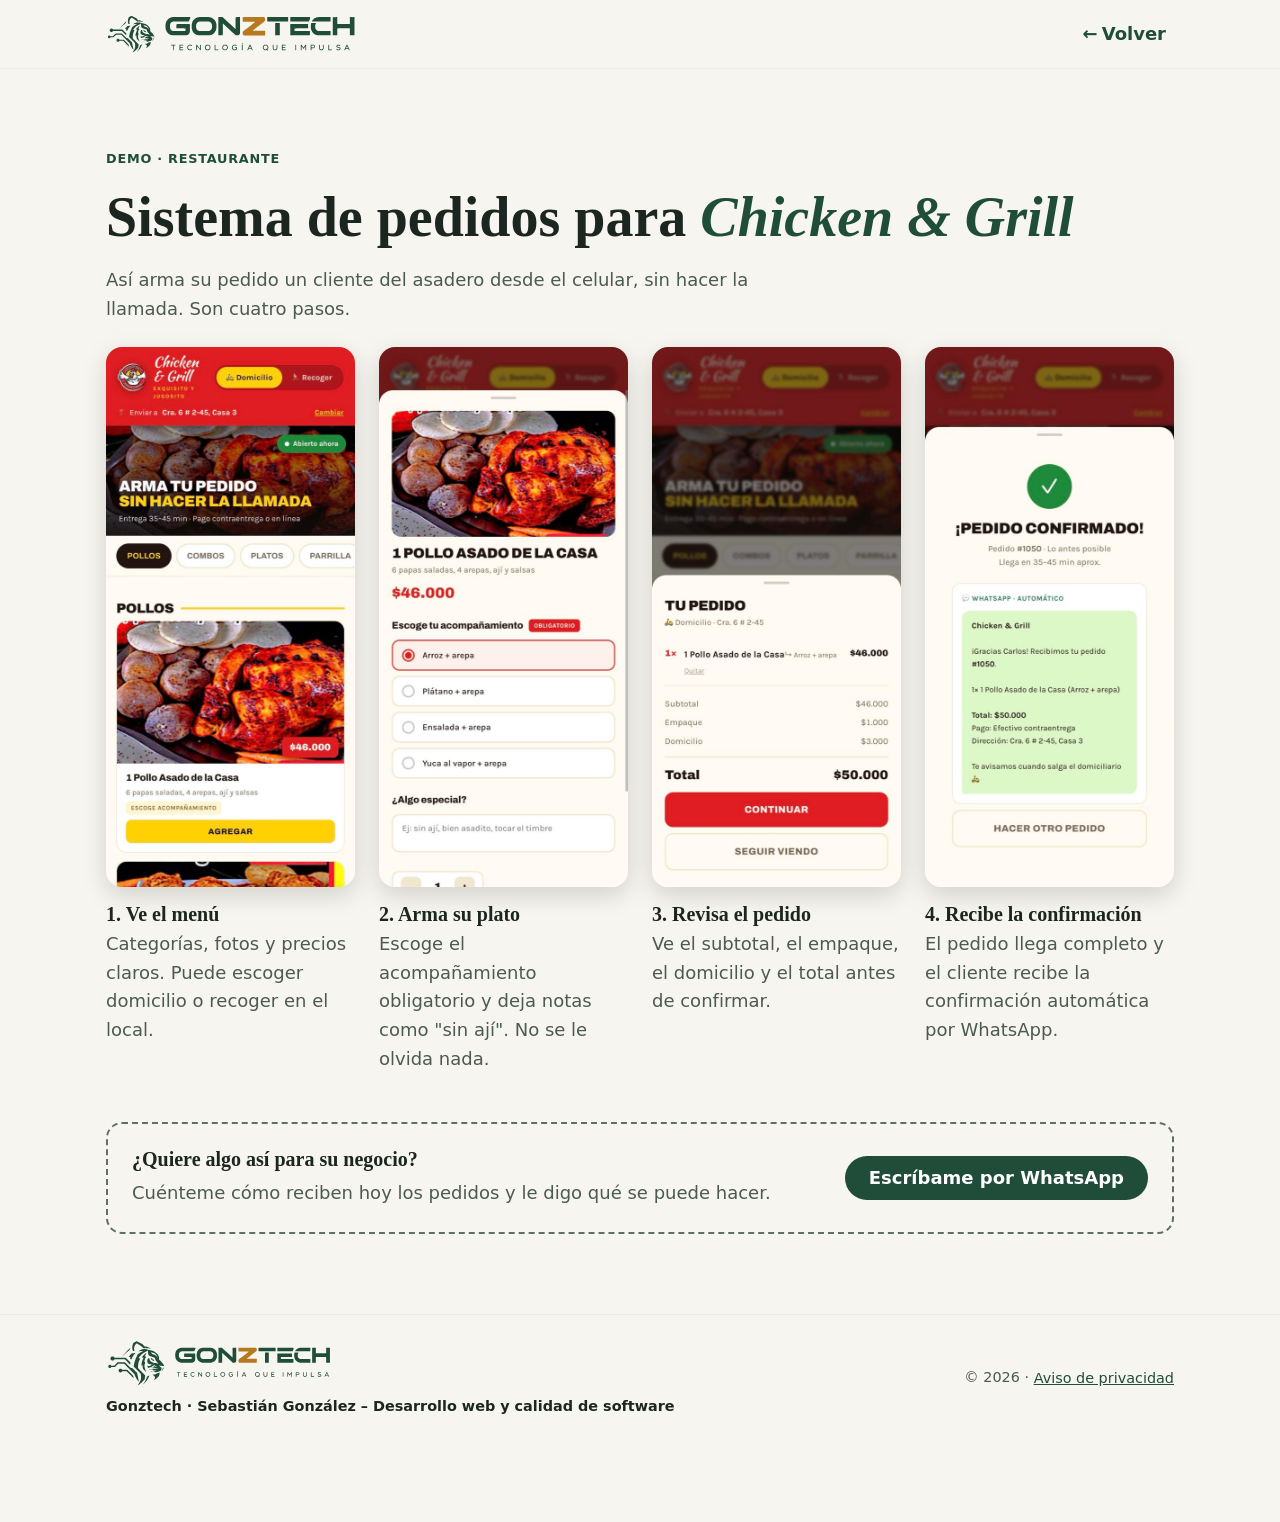
<file: proyecto-chicken-grill.html>
<!doctype html>
<html lang="es">
<head>
  <meta charset="utf-8">
  <meta name="viewport" content="width=device-width, initial-scale=1">
  <title>Sistema de pedidos para Chicken &amp; Grill – Gonztech</title>
  <meta name="description" content="Demo de un sistema de pedidos por celular para un asadero: menú con fotos, opciones por plato, carrito y confirmación por WhatsApp.">
  <link rel="icon" href="img/favicon.svg" type="image/svg+xml">
  <link rel="stylesheet" href="css/estilos.css">
</head>
<body>
  <!-- Página de detalle del proyecto (HU-09). Se abre desde la tarjeta de Proyectos en una pestaña nueva.
       Permiso de Chicken & Grill confirmado (RC-04, docs/descubrimiento.md). -->
  <a class="saltar" href="#contenido">Saltar al contenido</a>

  <header class="encabezado">
    <div class="contenedor encabezado__fila">
      <a class="marca" href="index.html">
        <img class="marca__logo" src="img/logo-tigre.svg" alt="" width="50" height="40">
        <!-- Nombre y eslogan calcados de la imagen de Sebastián (CC-10). El eslogan solo se ve en computador:
             en celular quedaría de unos 5 px y no se leería. -->
        <span class="marca__texto">
          <img class="marca__nombre" src="img/nombre.svg" alt="Gonztech" width="140" height="16">
          <img class="marca__eslogan" src="img/eslogan.svg" alt="Tecnología que impulsa" width="140" height="9">
        </span>
      </a>
      <a class="enlace-volver" href="index.html#proyectos"><span aria-hidden="true">←</span> Volver<span class="solo-lector"> a proyectos</span></a>
    </div>
  </header>

  <main id="contenido" tabindex="-1">
    <section class="seccion" aria-labelledby="titulo-proyecto">
      <div class="contenedor">
        <p class="proyecto__etiqueta-sola">Demo · Restaurante</p>
        <h1 id="titulo-proyecto">Sistema de pedidos para <em>Chicken &amp; Grill</em></h1>
        <p class="seccion__intro">Así arma su pedido un cliente del asadero desde el celular, sin hacer la llamada. Son cuatro pasos.</p>

        <!-- Las 4 pantallas en el orden en que las usa el cliente. <ol> porque el orden importa. -->
        <ol class="pantallas" role="list">
          <li class="pantalla">
            <img src="img/proyectos/asadero-1-menu.jpg" alt="Menú con las categorías Pollos, Combos, Platos y Parrilla, fotos de cada plato y su precio" width="554" height="1200" loading="lazy">
            <h2>1. Ve el menú</h2>
            <p>Categorías, fotos y precios claros. Puede escoger domicilio o recoger en el local.</p>
          </li>
          <li class="pantalla">
            <img src="img/proyectos/asadero-2-producto.jpg" alt="Detalle del pollo asado con cuatro opciones de acompañamiento y la marca de obligatorio" width="554" height="1200" loading="lazy">
            <h2>2. Arma su plato</h2>
            <p>Escoge el acompañamiento obligatorio y deja notas como "sin ají". No se le olvida nada.</p>
          </li>
          <li class="pantalla">
            <img src="img/proyectos/asadero-3-pedido.jpg" alt="Resumen del pedido con subtotal, empaque, domicilio y total a pagar" width="554" height="1200" loading="lazy">
            <h2>3. Revisa el pedido</h2>
            <p>Ve el subtotal, el empaque, el domicilio y el total antes de confirmar.</p>
          </li>
          <li class="pantalla">
            <img src="img/proyectos/asadero-4-whatsapp.jpg" alt="Pedido confirmado y mensaje automático de WhatsApp con el detalle y el total" width="554" height="1200" loading="lazy">
            <h2>4. Recibe la confirmación</h2>
            <p>El pedido llega completo y el cliente recibe la confirmación automática por WhatsApp.</p>
          </li>
        </ol>

        <!-- Llamado a la acción: usa el ENLACE OFICIAL de WhatsApp (CA-02.4) -->
        <div class="servicios__mas">
          <div>
            <h2 class="titulo-pequeno">¿Quiere algo así para su negocio?</h2>
            <p>Cuénteme cómo reciben hoy los pedidos y le digo qué se puede hacer.</p>
          </div>
          <a class="boton boton--principal"
             href="https://wa.me/573175680756?text=Hola%20Sebasti%C3%A1n%2C%20vi%20su%20p%C3%A1gina%20y%20quiero%20hablar%20sobre%20mi%20negocio."
             target="_blank" rel="noopener">
            Escríbame por WhatsApp
            <span class="solo-lector">(se abre en una pestaña nueva)</span>
          </a>
        </div>
      </div>
    </section>
  </main>

  <footer class="pie">
    <div class="contenedor pie__fila">
      <!-- Logo completo, como en la imagen de Sebastián: tigre, nombre y eslogan (CC-10) -->
      <div class="pie__marca">
        <div class="pie__logo">
          <img src="img/logo-tigre.svg" alt="" width="60" height="48">
          <span class="pie__logo-texto">
            <img src="img/nombre.svg" alt="Gonztech" width="158" height="18">
            <img src="img/eslogan.svg" alt="Tecnología que impulsa" width="158" height="10">
          </span>
        </div>
        <p>Gonztech · Sebastián González – Desarrollo web y calidad de software</p>
      </div>
      <p class="pie__legal">
        © <span id="anio">2026</span> ·
        <a href="privacidad.html">Aviso de privacidad</a>
      </p>
    </div>
  </footer>
  <script src="js/main.js" defer></script>
</body>
</html>
</file>
<file: css/estilos.css>
/* =========================================================
   Estilos de la página de Sebastián González
   Orden del archivo:
     1. Variables (colores, letras, espacios)  → arquitectura.md §4
     2. Base (lo que aplica a toda la página)
     3. Utilidades (piezas reutilizables)
     4. Encabezado
     5. Secciones
     6. Pie de página
     7. Pantallas más grandes (tablet y computador)
   Regla: se escribe primero para celular y luego se AGREGA
   lo de pantallas grandes con @media (min-width: ...).
   ========================================================= */


/* ---------- 1. VARIABLES · tono Bosque (ADR-007) ---------- */
/* Para cambiar un color en toda la página, se cambia SOLO aquí. */
:root {
  /* Colores (contrastes verificados con WCAG 2.1) */
  --color-primario: #1F4D3A;      /* verde bosque · 9,6:1 con texto blanco */
  --color-texto: #1C2620;         /* 14,3:1 sobre el fondo */
  --color-texto-suave: #4B5A52;   /* 6,7:1 sobre el fondo */
  --color-fondo: #F7F5EF;         /* crema */
  --color-fondo-alterno: #ECEEE3; /* secciones alternas */
  --color-acento: #B7791F;        /* dorado: SOLO adornos, NUNCA texto (CA-00.6) */
  --color-borde: #5F6F66;         /* bordes de campos · 4,9:1 */
  --color-error: #B42318;         /* mensajes de error · 6,0:1 */
  --color-blanco: #FFFFFF;

  /* Letras: fuentes que ya trae cada dispositivo (ADR-005) */
  --fuente: system-ui, -apple-system, "Segoe UI", Roboto, sans-serif;
  --fuente-titulos: Georgia, "Times New Roman", serif;
  --texto-base: 1rem;                          /* 16 px */
  --titulo-1: clamp(2.1rem, 7vw, 3.5rem);      /* crece con la pantalla, entre un mínimo y un máximo */
  --titulo-2: clamp(1.5rem, 4.5vw, 2.25rem);
  --titulo-3: 1.25rem;

  /* Espacios: una sola escala para que todo se vea ordenado */
  --espacio-1: 4px;
  --espacio-2: 8px;
  --espacio-3: 16px;
  --espacio-4: 24px;
  --espacio-5: 48px;
  --espacio-6: 80px;

  /* Medidas */
  --ancho-max: 1100px;  /* el contenido no se estira más que esto en pantallas grandes */
  --toque-min: 44px;    /* tamaño mínimo para tocar con el dedo */
  --radio: 16px;        /* tarjetas */
  --radio-pildora: 999px; /* botones redondeados */
  --alto-encabezado: 68px;
  --tamano-flotante: 56px; /* botón flotante de WhatsApp: más grande que el mínimo de 44 px */
}


/* ---------- 2. BASE ---------- */

/* box-sizing: el ancho de una caja INCLUYE su borde y su relleno.
   Evita que las cajas se salgan de la pantalla (CA-00.2). */
*,
*::before,
*::after {
  box-sizing: border-box;
}

html {
  /* Al ir a #servicios, deja espacio para que el encabezado fijo no tape el título */
  scroll-padding-top: calc(var(--alto-encabezado) + var(--espacio-3));
}

/* Desplazamiento suave, solo si la persona no pidió "reducir movimiento" en su dispositivo */
@media (prefers-reduced-motion: no-preference) {
  html { scroll-behavior: smooth; }
}

body {
  margin: 0;
  font-family: var(--fuente);
  font-size: var(--texto-base);
  line-height: 1.6;
  color: var(--color-texto);
  background-color: var(--color-fondo);
  overflow-wrap: break-word; /* palabras muy largas se parten en vez de salirse */
}

h1, h2, h3 {
  font-family: var(--fuente-titulos);
  line-height: 1.15;
  color: var(--color-texto);
  margin: 0 0 var(--espacio-3);
}
h1 { font-size: var(--titulo-1); }
h2 { font-size: var(--titulo-2); }
h3 { font-size: var(--titulo-3); }

/* La palabra destacada de un título va en cursiva verde: "hecha con <em>cuidado</em>" */
h1 em, h2 em {
  font-style: italic;
  color: var(--color-primario);
}

p { margin: 0 0 var(--espacio-3); }

img, svg {
  max-width: 100%; /* una imagen nunca es más ancha que su contenedor */
  height: auto;
  display: block;
}

a { color: var(--color-primario); }

/* Contorno visible al navegar con teclado (RNF-03).
   :focus-visible solo aparece con teclado, no al tocar con el dedo. */
:focus-visible {
  outline: 3px solid var(--color-primario);
  outline-offset: 3px;
}

/* <main> recibe el foco desde "Saltar al contenido"; no necesita contorno */
main:focus { outline: none; }


/* ---------- 3. UTILIDADES ---------- */

/* Centra el contenido y le da margen a los lados en celular */
.contenedor {
  max-width: var(--ancho-max);
  margin-inline: auto;
  padding-inline: var(--espacio-3);
}

/* Enlace "Saltar al contenido" (CA-00.3):
   escondido fuera de la pantalla hasta que recibe el foco con Tab */
.saltar {
  position: absolute;
  left: var(--espacio-3);
  top: -100px;
  z-index: 100;
  padding: var(--espacio-2) var(--espacio-3);
  background: var(--color-primario);
  color: var(--color-blanco);
  font-weight: 600;
  border-radius: 8px;
  text-decoration: none;
}
.saltar:focus {
  top: var(--espacio-2);
}

/* Texto solo para lectores de pantalla: existe para el lector, pero no ocupa espacio en pantalla.
   (No se usa display:none porque eso también lo esconde del lector.) */
.solo-lector {
  position: absolute;
  width: 1px;
  height: 1px;
  margin: -1px;
  padding: 0;
  overflow: hidden;
  clip: rect(0 0 0 0);
  white-space: nowrap;
  border: 0;
}

/* Marca de contenido pendiente. Solo en la versión de prueba: debe desaparecer antes de publicar. */
.pendiente {
  display: inline-block;
  padding: var(--espacio-1) var(--espacio-2);
  border: 1px dashed var(--color-borde);
  border-radius: 6px;
  color: var(--color-texto-suave);
  font-size: 0.875rem;
}


/* Botones: enlaces con forma de píldora y área de toque de al menos 44 px */
.boton {
  display: inline-flex;
  align-items: center;
  justify-content: center;
  gap: var(--espacio-2);
  min-height: var(--toque-min);
  padding: 10px var(--espacio-4);
  border-radius: var(--radio-pildora);
  font-weight: 600;
  text-decoration: none;
  line-height: 1.2;
}

/* Principal: verde de la marca con texto blanco (9,6:1). También es el de WhatsApp. */
.boton--principal {
  background-color: var(--color-primario);
  color: var(--color-blanco);
}
.boton--principal:hover { background-color: #173D2E; } /* un poco más oscuro al pasar el mouse */

/* Secundario: solo borde */
.boton--borde {
  border: 2px solid var(--color-primario);
  color: var(--color-primario);
}
.boton--borde:hover { background-color: var(--color-fondo-alterno); }

.boton__icono {
  width: 20px;
  height: 20px;
  fill: currentColor; /* toma el mismo color del texto del botón */
  flex-shrink: 0;
}


/* ---------- 4. ENCABEZADO ---------- */

/* position: sticky = se queda pegado arriba al bajar por la página */
.encabezado {
  position: sticky;
  top: 0;
  z-index: 50;
  background-color: var(--color-fondo);
  border-bottom: 1px solid var(--color-fondo-alterno);
}

.encabezado__fila {
  display: flex;
  align-items: center;
  justify-content: space-between;
  min-height: var(--alto-encabezado);
}

.marca {
  display: flex;
  align-items: center;
  gap: var(--espacio-2);
  min-height: var(--toque-min);
  font-weight: 700;
  color: var(--color-primario);
  text-decoration: none;
}

/* Logo de Gonztech (CC-10): tigre + nombre. El eslogan aparece solo en computador (ver §7). */
.marca__logo {
  width: 50px;
  height: 40px;
  flex-shrink: 0;
}
.marca__texto { display: flex; flex-direction: column; gap: 4px; }
.marca__nombre { width: auto; height: 16px; }
.marca__eslogan { display: none; width: auto; height: 9px; }

/* Enlace "← Volver" de las páginas secundarias: corto para que quepa al lado del nombre en celular */
.enlace-volver {
  display: inline-flex;
  align-items: center;
  gap: var(--espacio-1);
  min-height: var(--toque-min);
  padding: 0 var(--espacio-2);
  font-weight: 600;
  color: var(--color-primario);
  text-decoration: none;
}
.enlace-volver:hover { text-decoration: underline; }

/* ----- Menú (HU-04) ----- */

/* SIN JavaScript: los enlaces se muestran siempre, en una fila que baja de renglón si no cabe (CA-04.5) */
.encabezado__fila { flex-wrap: wrap; }

/* Sin JavaScript el encabezado es más alto (dos filas de enlaces); si siguiera pegado arriba
   taparía los títulos al saltar a una sección. Por eso, sin JS, no se queda pegado. */
html:not(.js) .encabezado { position: static; }

.menu {
  display: flex;
  flex-wrap: wrap;
  gap: 0 var(--espacio-3);
  list-style: none;
  margin: 0;
  padding: 0;
}

.menu a {
  display: flex;
  align-items: center;
  min-height: var(--toque-min); /* área de toque de 44 px */
  color: var(--color-texto);
  text-decoration: none;
}
.menu a:hover { color: var(--color-primario); text-decoration: underline; }

/* Botón del menú en celular */
.menu-boton {
  display: inline-flex;
  align-items: center;
  gap: var(--espacio-2);
  min-height: var(--toque-min);
  padding: 0 var(--espacio-3);
  border: 1px solid var(--color-borde);
  border-radius: var(--radio-pildora);
  background: none;
  color: var(--color-primario);
  font: inherit;
  font-weight: 600;
  cursor: pointer;
}
.menu-boton[hidden] { display: none; } /* respeta el atributo hidden aunque arriba diga display */
.menu-boton__icono { width: 20px; height: 20px; }

/* CON JavaScript, en celular: la lista se esconde y aparece como un panel debajo del encabezado */
.js .menu {
  display: none;
}
.js .menu.menu--abierto {
  display: flex;
  flex-direction: column;
  position: absolute; /* se ubica respecto al encabezado (que es sticky) */
  top: 100%;
  left: 0;
  right: 0;
  padding: var(--espacio-2) var(--espacio-3) var(--espacio-3);
  background-color: var(--color-fondo);
  border-bottom: 1px solid var(--color-fondo-alterno);
  box-shadow: 0 8px 16px rgba(0, 0, 0, 0.08);
}
.js .menu.menu--abierto a {
  border-bottom: 1px solid var(--color-fondo-alterno);
}


/* ---------- 5. SECCIONES ---------- */

.seccion {
  padding-block: var(--espacio-5);
}

/* Fondo alterno para separar visualmente una sección de la siguiente */
.seccion--alterna {
  background-color: var(--color-fondo-alterno);
}

/* Párrafo corto debajo del título de una sección */
.seccion__intro {
  color: var(--color-texto-suave);
  max-width: 60ch;
  margin-bottom: var(--espacio-4);
}

/* ----- Tarjetas (Servicios HU-05; se reutilizan en otras secciones) ----- */
/* Grid: en celular una columna; en pantallas más anchas, 2 y 3 columnas (ver §7) */
.tarjetas {
  display: grid;
  gap: var(--espacio-3);
  list-style: none;
  margin: 0;
  padding: 0;
}

.tarjeta {
  background-color: var(--color-fondo);
  border-top: 4px solid var(--color-primario);
  border-radius: var(--radio);
  padding: var(--espacio-4);
}
.tarjeta h3 { margin-bottom: var(--espacio-2); }
.tarjeta p { margin: 0; color: var(--color-texto-suave); }
.tarjeta .pendiente { margin-top: var(--espacio-3); }

/* Tarjeta destacada (NFC): fondo verde muy claro y ocupa todas las columnas del grid */
.tarjeta--destacada {
  grid-column: 1 / -1; /* "de la primera a la última columna" */
  background-color: var(--color-fondo);
  border: 2px solid var(--color-primario);
  border-top-width: 4px;
}
/* ".tarjeta .tarjeta__nota" pesa más que ".tarjeta p", así le gana al margin: 0 de arriba */
.tarjeta .tarjeta__nota {
  margin-top: var(--espacio-2);
  font-size: 0.875rem;
}

/* Bloque "¿Necesita algo más grande?" debajo de las tarjetas de Servicios */
.servicios__mas {
  display: flex;
  flex-direction: column;
  align-items: flex-start;
  gap: var(--espacio-3);
  margin-top: var(--espacio-4);
  padding: var(--espacio-4);
  border: 2px dashed var(--color-borde);
  border-radius: var(--radio);
}
.servicios__mas h3 { margin-bottom: var(--espacio-2); }
.servicios__mas p { margin: 0; color: var(--color-texto-suave); max-width: 60ch; }

/* Íconos de línea: se dibujan con el borde (stroke), no con relleno */
.tarjeta__icono {
  width: 40px;
  height: 40px;
  margin-bottom: var(--espacio-3);
  fill: none;
  stroke: var(--color-primario);
  stroke-width: 1.6;
  stroke-linecap: round;
  stroke-linejoin: round;
}

/* ----- Compromisos (Cómo trabajo, HU-06) ----- */
.compromisos {
  display: grid;
  gap: var(--espacio-4);
  list-style: none;
  margin: 0;
  padding: 0;
}

/* Cada compromiso deja espacio a la izquierda para el check */
.compromiso {
  position: relative;
  padding-left: calc(36px + var(--espacio-3));
}

/* El check verde en círculo se dibuja con CSS (::before), sin imágenes.
   Es decorativo: el lector de pantalla no lo lee. */
.compromiso::before {
  content: "";
  position: absolute;
  left: 0;
  top: 2px;
  width: 36px;
  height: 36px;
  border-radius: 50%;
  background-color: var(--color-primario);
  /* Un check blanco dibujado como imagen SVG dentro del CSS */
  background-image: url("data:image/svg+xml,%3Csvg xmlns='http://www.w3.org/2000/svg' viewBox='0 0 24 24'%3E%3Cpath d='m6 12.5 4 4 8-9' fill='none' stroke='%23fff' stroke-width='2.5' stroke-linecap='round' stroke-linejoin='round'/%3E%3C/svg%3E");
  background-size: 22px;
  background-position: center;
  background-repeat: no-repeat;
}
.compromiso h3 { margin-bottom: var(--espacio-1); }
.compromiso p { margin: 0; color: var(--color-texto-suave); }

/* ----- Proceso (HU-07): línea de tiempo ----- */
/* counter-reset crea un contador llamado "paso" que empieza en 0 */
.proceso {
  list-style: none; /* quitamos los números normales; ponemos los nuestros en círculos */
  margin: 0;
  padding: 0;
  counter-reset: paso;
}

/* En celular: pasos uno debajo del otro, con el círculo a la izquierda (CA-07.2) */
.paso {
  position: relative;
  padding-left: calc(44px + var(--espacio-3));
  padding-bottom: var(--espacio-4);
  counter-increment: paso; /* cada paso suma 1 al contador */
}
.paso:last-child { padding-bottom: 0; }

/* El círculo con el número */
.paso::before {
  content: counter(paso); /* muestra el valor del contador: 1, 2, 3… */
  position: absolute;
  left: 0;
  top: 0;
  display: flex;
  align-items: center;
  justify-content: center;
  width: 44px;
  height: 44px;
  border-radius: 50%;
  background-color: var(--color-primario);
  color: var(--color-blanco);
  font-family: var(--fuente-titulos);
  font-weight: 700;
  font-size: 1.25rem;
}

/* La línea que une un círculo con el siguiente (no va en el último paso) */
.paso:not(:last-child)::after {
  content: "";
  position: absolute;
  left: 21px;   /* centro del círculo: 44 / 2 − 1 */
  top: 44px;
  bottom: 0;
  width: 2px;
  background-color: var(--color-acento); /* dorado: es solo un adorno, no texto (CA-00.6) */
}

.paso h3 { margin-bottom: var(--espacio-1); padding-top: 8px; }
.paso p { margin: 0; color: var(--color-texto-suave); }

/* ----- Proyectos (HU-08) ----- */
.proyectos {
  display: grid;
  gap: var(--espacio-4);
  list-style: none;
  margin: 0;
  padding: 0;
}

.proyecto {
  display: flex;
  flex-direction: column;
  overflow: hidden; /* para que la imagen respete las esquinas redondeadas */
  background-color: var(--color-fondo);
  border: 1px solid var(--color-fondo-alterno);
  border-radius: var(--radio);
}

/* Zona de la imagen: misma altura en todas las tarjetas */
.proyecto__imagen {
  aspect-ratio: 16 / 10;
  background-color: var(--color-primario);
}
.proyecto__imagen > img {
  width: 100%;
  height: 100%;
  object-fit: cover;
}

/* Variante con 3 capturas de celular, una al lado de la otra */
.proyecto__imagen--celulares {
  display: flex;
  justify-content: center;
  align-items: center;
  gap: 4%;
  padding: 5% 6% 0;
  overflow: hidden;
  background-color: var(--color-fondo-alterno);
}
.proyecto__imagen--celulares > img {
  width: 30%;
  height: auto;
  align-self: flex-start;
  border-radius: 12px 12px 0 0;
  box-shadow: 0 6px 18px rgba(0, 0, 0, 0.18);
}
/* La del medio un poco más arriba, para que se vea como un abanico */
.proyecto__imagen--celulares > img:nth-child(2) { margin-top: -3%; }

.proyecto__texto { padding: var(--espacio-4); }
.proyecto__texto h3 { margin-bottom: var(--espacio-3); }
.proyecto__texto p { color: var(--color-texto-suave); margin-bottom: var(--espacio-2); }
.proyecto__texto p:last-child { margin-bottom: 0; }
.proyecto__texto strong { color: var(--color-texto); }

/* Etiqueta pequeña sobre el título: "Demo · Restaurante".
   ".proyecto__texto .proyecto__etiqueta" le gana al color de ".proyecto__texto p" */
.proyecto__texto .proyecto__etiqueta {
  font-size: 0.8rem;
  font-weight: 700;
  letter-spacing: 0.06em;
  text-transform: uppercase;
  color: var(--color-primario);
}

/* Enlace "Ver las pantallas" al final del texto de una tarjeta de proyecto (HU-09) */
.proyecto__texto .boton { margin-top: var(--espacio-3); }

/* ----- Página de detalle de un proyecto (HU-09) ----- */
.proyecto__etiqueta-sola {
  font-size: 0.8rem;
  font-weight: 700;
  letter-spacing: 0.06em;
  text-transform: uppercase;
  color: var(--color-primario);
}

/* Las pantallas: 1 columna en celular, 2 en tablet y 4 en computador (ver §7) */
.pantallas {
  display: grid;
  gap: var(--espacio-5) var(--espacio-4);
  list-style: none;
  margin: 0 0 var(--espacio-5);
  padding: 0;
}
.pantalla img {
  width: 100%;
  max-width: 320px;
  margin-inline: auto;
  margin-bottom: var(--espacio-3);
  border-radius: 16px;
  box-shadow: 0 8px 24px rgba(0, 0, 0, 0.15);
}
.pantalla h2 { font-size: var(--titulo-3); margin-bottom: var(--espacio-1); }
.pantalla p { margin: 0; color: var(--color-texto-suave); }

/* Título de un bloque que no es una sección completa */
.titulo-pequeno { font-size: var(--titulo-3); margin-bottom: var(--espacio-2); }

/* ----- Portada (HU-01) ----- */
/* En celular: una columna. Primero el texto (lo importante) y el emblema debajo. */
.portada {
  padding-top: var(--espacio-4);
}

.portada__grid {
  display: grid;
  gap: var(--espacio-5);
  align-items: center;
}

.portada__linea {
  color: var(--color-texto-suave);
  font-weight: 600;
}

.portada__frase {
  font-size: 1.2rem;
  max-width: 34ch; /* "ch" = ancho de un carácter: líneas de unas 34 letras se leen mejor */
}

.portada__acciones {
  display: flex;
  flex-wrap: wrap; /* si no caben lado a lado, el segundo botón baja */
  gap: var(--espacio-3);
  margin-top: var(--espacio-4);
}

.portada__emblema {
  width: 100%;
  max-width: 280px;
  justify-self: center;
}


/* ----- Sobre mí (HU-10) ----- */
/* En celular: el emblema pequeño arriba, como firma, y el texto debajo. */
.sobre-mi {
  display: grid;
  gap: var(--espacio-4);
}

.sobre-mi__emblema {
  width: 100%;
  max-width: 160px; /* más pequeño que en la portada para no repetirlo igual */
}

.sobre-mi__entrada {
  font-family: var(--fuente-titulos);
  font-size: 1.25rem;
  color: var(--color-texto);
}

.sobre-mi__lista {
  display: grid;
  gap: var(--espacio-3);
  list-style: none;
  margin: 0;
  padding: 0;
}
.sobre-mi__lista strong { color: var(--color-texto); }
/* Líneas de máximo unas 65 letras: en computador el texto no se estira de lado a lado */
.sobre-mi > div { max-width: 65ch; }


/* ----- Contacto (HU-11) ----- */
/* En celular: una tarjeta debajo de la otra. Desde 768 px: las dos lado a lado (ver §7). */
.contacto__medios {
  display: grid;
  gap: var(--espacio-3);
  list-style: none;
  margin: 0 0 var(--espacio-5);
  padding: 0;
}
.contacto__medio { display: flex; flex-direction: column; align-items: flex-start; gap: var(--espacio-2); }
.contacto__medio h3 { margin: 0; }
/* El dato se ve grande y se puede seleccionar y copiar (CA-11.3).
   overflow-wrap: si el correo no cabe en un celular angosto, se parte en vez de salirse de la tarjeta */
.contacto__dato {
  margin: 0;
  font-size: 1.15rem;
  font-weight: 600;
  color: var(--color-texto);
  overflow-wrap: anywhere;
  user-select: text;
}
.contacto__medio .boton { margin-top: var(--espacio-2); }


/* ----- Formulario (HU-12 y HU-13) ----- */
.formulario-caja {
  max-width: 640px;
  padding: var(--espacio-4);
  background-color: var(--color-fondo);
  border: 1px solid var(--color-fondo-alterno);
  border-radius: var(--radio);
}
.formulario-caja h3 { margin-bottom: var(--espacio-1); }
.formulario__intro { color: var(--color-texto-suave); margin-bottom: var(--espacio-4); }

.formulario { display: grid; gap: var(--espacio-4); }

.campo { display: grid; gap: var(--espacio-1); }
.campo label { font-weight: 600; color: var(--color-texto); }
.campo__nota { font-weight: 400; color: var(--color-texto-suave); font-size: 0.9em; }
.campo__ayuda { margin: 0; font-size: 0.875rem; color: var(--color-texto-suave); }

/* Campos: borde de 4,9:1 (mínimo 3:1 para controles), 44 px de alto y letra de 16 px:
   con menos de 16 px, el iPhone hace zoom solo al tocar el campo */
.campo input,
.campo select,
.campo textarea {
  width: 100%;
  min-height: var(--toque-min);
  padding: 10px 12px;
  border: 1px solid var(--color-borde);
  border-radius: 10px;
  background-color: var(--color-blanco);
  color: var(--color-texto);
  font: inherit;
  font-size: 1rem;
}
.campo textarea { resize: vertical; min-height: 140px; }

/* Campo con error: borde rojo más grueso, no solo el color (WCAG 1.4.1: el error también se dice con texto) */
.campo [aria-invalid="true"] { border: 2px solid var(--color-error); }
.campo__error {
  margin: 0;
  color: var(--color-error);
  font-size: 0.9rem;
  font-weight: 600;
}

/* Casilla de autorización: la casilla a la izquierda y el texto al lado */
.campo--casilla { grid-template-columns: auto 1fr; align-items: start; column-gap: var(--espacio-2); }
.campo--casilla input {
  width: 24px;
  min-height: 24px;
  height: 24px;
  margin: 2px 0 0;
  accent-color: var(--color-primario);
}
.campo--casilla label { font-weight: 400; }
.campo--casilla .campo__error { grid-column: 1 / -1; }

.formulario__enviar { justify-self: start; }
.formulario__enviar[disabled] { opacity: 0.7; cursor: wait; }

/* Resultado del envío: verde si salió bien, rojo si falló */
.formulario__estado:empty { display: none; }
.formulario__estado {
  padding: var(--espacio-3);
  border-radius: 10px;
  font-weight: 600;
}
.formulario__estado--exito { background-color: var(--color-fondo-alterno); color: var(--color-primario); }
.formulario__estado--error { background-color: #FBEAE8; color: var(--color-error); }
.formulario__estado a { color: inherit; }

/* Campo trampa contra robots: fuera de la vista de todos (CA-12.7) */
.trampa { display: none; }


/* ---------- 6. PIE DE PÁGINA ---------- */

.pie {
  padding-block: var(--espacio-4);
  /* Espacio extra abajo para que el botón flotante nunca tape el final del pie (CA-03.2) */
  padding-bottom: calc(var(--tamano-flotante) + var(--espacio-5));
  border-top: 1px solid var(--color-fondo-alterno);
  color: var(--color-texto-suave);
  font-size: 0.9rem;
}

/* En celular: una cosa debajo de la otra. En pantallas anchas: a los dos lados (ver §7). */
.pie__fila {
  display: flex;
  flex-direction: column;
  gap: var(--espacio-2);
}
.pie p { margin: 0; }

/* Logo completo arriba y la línea con el nombre de Sebastián debajo (CA-15.1) */
.pie__marca {
  display: flex;
  flex-direction: column;
  gap: var(--espacio-2);
  font-weight: 600;
  color: var(--color-texto);
}
.pie__logo { display: flex; align-items: center; gap: var(--espacio-2); }
.pie__logo > img { width: 60px; height: 48px; flex-shrink: 0; }
.pie__logo-texto { display: flex; flex-direction: column; gap: 5px; }
.pie__logo-texto img { width: 158px; height: auto; }

/* El enlace del aviso se agranda por dentro para que el área de toque sea de 44 px */
.pie__legal a {
  display: inline-flex;
  align-items: center;
  min-height: var(--toque-min);
}


/* ---------- BOTÓN FLOTANTE DE WHATSAPP (HU-03) ---------- */

/* position: fixed = se queda en el mismo lugar de la pantalla aunque la persona baje */
.whatsapp-flotante {
  position: fixed;
  right: var(--espacio-3);
  /* env(safe-area-inset-bottom): en iPhone sin botón de inicio, evita la barra inferior del sistema */
  bottom: calc(var(--espacio-3) + env(safe-area-inset-bottom, 0px));
  z-index: 40; /* por encima del contenido, por debajo del encabezado y su menú (50) */
  display: flex;
  align-items: center;
  justify-content: center;
  width: var(--tamano-flotante);
  height: var(--tamano-flotante);
  border-radius: 50%;
  background-color: var(--color-primario);
  color: var(--color-blanco);
  box-shadow: 0 4px 12px rgba(0, 0, 0, 0.25);
}
.whatsapp-flotante:hover { background-color: #173D2E; }
.whatsapp-flotante svg {
  width: 30px;
  height: 30px;
  fill: currentColor;
}

/* Escondido en Contacto y en el pie (lo controla main.js).
   visibility: hidden también lo saca del recorrido con Tab, así el teclado no llega a un botón invisible. */
.whatsapp-flotante--oculto {
  opacity: 0;
  visibility: hidden;
  transform: translateY(12px);
}

/* Animación suave al aparecer y desaparecer, solo si la persona no pidió reducir el movimiento */
@media (prefers-reduced-motion: no-preference) {
  .whatsapp-flotante {
    transition: opacity 0.2s, transform 0.2s, visibility 0.2s;
  }
}


/* ---------- AVISO DE PRIVACIDAD (HU-14, CC-08) ---------- */
/* Texto largo: líneas de 70 caracteres como máximo para que se lea cómodo */
.legal > * { max-width: 70ch; }
.legal section { margin-top: var(--espacio-4); }
.legal h2 { font-size: var(--titulo-3); }
.legal ul { padding-left: var(--espacio-4); }
.legal li + li { margin-top: var(--espacio-1); }
.legal__politica {
  margin-top: var(--espacio-5);
  padding-top: var(--espacio-4);
  border-top: 1px solid var(--color-fondo-alterno);
}
.legal__politica h2 { font-size: var(--titulo-2); }
.legal__puntos { padding-left: var(--espacio-4); }
.legal__puntos > li + li { margin-top: var(--espacio-4); }
.legal__puntos h3 { margin-bottom: var(--espacio-1); }

/* ---------- ANIMACIONES SUAVES (CC-11) ---------- */
/* Todo va dentro de "no-preference": si la persona pidió "reducir movimiento" en su celular,
   no se anima nada y la página se ve completa de una vez (WCAG 2.3.3). */
@media (prefers-reduced-motion: no-preference) {

  /* 1. Portada: el texto sube suave, uno detrás de otro, y el emblema aparece después.
        "both" deja el estado final aunque la animación termine. */
  .portada__texto > * { animation: subir 0.6s ease-out both; }
  .portada__texto > :nth-child(2) { animation-delay: 0.1s; }
  .portada__texto > :nth-child(3) { animation-delay: 0.2s; }
  .portada__texto > :nth-child(4) { animation-delay: 0.3s; }
  .portada__emblema { animation: aparecer 0.8s 0.35s ease-out both; }

  /* 2. Al bajar: main.js marca con .revelar lo que está más abajo y le suma .revelar--visto
        cuando entra a la pantalla. Sin JavaScript nada tiene .revelar: todo se ve normal. */
  /* "main .revelar" pesa más que .tarjeta y .proyecto, así su transición no pisa esta */
  main .revelar {
    opacity: 0;
    transform: translateY(16px);
    transition: opacity 0.6s ease-out, transform 0.6s ease-out;
  }
  main .revelar--visto { opacity: 1; transform: none; }

  /* 3. Botones y tarjetas reaccionan al pasar el mouse.
        (hover: hover) = solo en equipos con mouse; en celular el toque no deja la tarjeta "levantada". */
  .boton { transition: background-color 0.2s, transform 0.2s, box-shadow 0.2s; }
  .tarjeta,
  .proyecto { transition: transform 0.25s ease-out, box-shadow 0.25s ease-out; }

  @media (hover: hover) {
    .boton:hover { transform: translateY(-2px); box-shadow: 0 6px 14px rgba(31, 77, 58, 0.25); }
    .tarjeta:hover,
    .proyecto:hover { transform: translateY(-4px); box-shadow: 0 10px 24px rgba(31, 77, 58, 0.14); }
  }
}

@keyframes subir {
  from { opacity: 0; transform: translateY(14px); }
  to   { opacity: 1; transform: none; }
}
@keyframes aparecer {
  from { opacity: 0; transform: scale(0.94); }
  to   { opacity: 1; transform: none; }
}


/* ---------- 7. PANTALLAS MÁS GRANDES ---------- */

/* Tablet: desde 768 px */
@media (min-width: 768px) {
  /* Portada en dos columnas: texto a la izquierda, emblema a la derecha */
  .portada__grid { grid-template-columns: 1.4fr 1fr; }
  .portada__emblema { max-width: 340px; }

  /* Sobre mí: emblema a la izquierda y texto a la derecha */
  .sobre-mi { grid-template-columns: 200px 1fr; gap: var(--espacio-5); align-items: start; }
  .sobre-mi__emblema { max-width: 200px; }

  /* Proyectos y pantallas del detalle en 2 columnas */
  .proyectos,
  .pantallas { grid-template-columns: repeat(2, 1fr); }

  /* Contacto: WhatsApp y correo lado a lado */
  .contacto__medios { grid-template-columns: repeat(2, 1fr); }

  /* Tarjetas y compromisos en 2 columnas */
  .tarjetas,
  .compromisos { grid-template-columns: repeat(2, 1fr); }

  /* Tarjeta destacada: ícono a la izquierda y texto a la derecha */
  .tarjeta--destacada {
    display: flex;
    gap: var(--espacio-4);
    align-items: flex-start;
  }
  .tarjeta--destacada .tarjeta__icono { flex-shrink: 0; margin-bottom: 0; width: 48px; height: 48px; }

  /* "¿Necesita algo más grande?": texto a la izquierda, botón a la derecha */
  .servicios__mas {
    flex-direction: row;
    align-items: center;
    justify-content: space-between;
  }
  .servicios__mas .boton { flex-shrink: 0; }

  /* Pie: marca a la izquierda, año y aviso a la derecha */
  .pie__fila {
    flex-direction: row;
    justify-content: space-between;
    align-items: center;
  }
}

/* Computador: desde 1024 px */
@media (min-width: 1024px) {
  body { font-size: 1.125rem; } /* 18 px */

  /* Encabezado: el nombre más grande y el eslogan debajo, que aquí sí se lee */
  .marca__nombre { height: 22px; }
  .marca__eslogan { display: block; height: 12px; }

  /* Tarjetas y compromisos en 3 columnas */
  .tarjetas,
  .compromisos { grid-template-columns: repeat(3, 1fr); }
  .compromisos { gap: var(--espacio-5) var(--espacio-4); }

  /* Pantallas del detalle: las 4 en una fila */
  .pantallas { grid-template-columns: repeat(4, 1fr); }

  /* Proceso: los 7 pasos en una fila, con la línea horizontal */
  .proceso {
    display: grid;
    grid-template-columns: repeat(7, 1fr);
    gap: var(--espacio-3);
  }
  .paso {
    padding-left: 0;
    padding-top: calc(44px + var(--espacio-3));
    padding-bottom: 0;
  }
  .paso h3 { font-size: 1.1rem; padding-top: 0; }
  .paso p { font-size: 0.95rem; }
  .paso:not(:last-child)::after {
    left: 44px;                              /* empieza donde termina el círculo */
    right: calc(-1 * var(--espacio-3));      /* y cruza el espacio hasta el siguiente paso */
    top: 21px;
    bottom: auto;
    width: auto;
    height: 2px;
  }

  /* Menú horizontal siempre visible; el botón ya no hace falta */
  .encabezado__fila { flex-wrap: nowrap; }
  .menu-boton,
  .menu-boton:not([hidden]) { display: none; }
  .js .menu,
  .js .menu.menu--abierto {
    display: flex;
    flex-direction: row;
    position: static;
    padding: 0;
    border: 0;
    box-shadow: none;
    gap: var(--espacio-4);
  }
  .js .menu.menu--abierto a { border-bottom: 0; }
  .seccion { padding-block: var(--espacio-6); }
}
</file>
